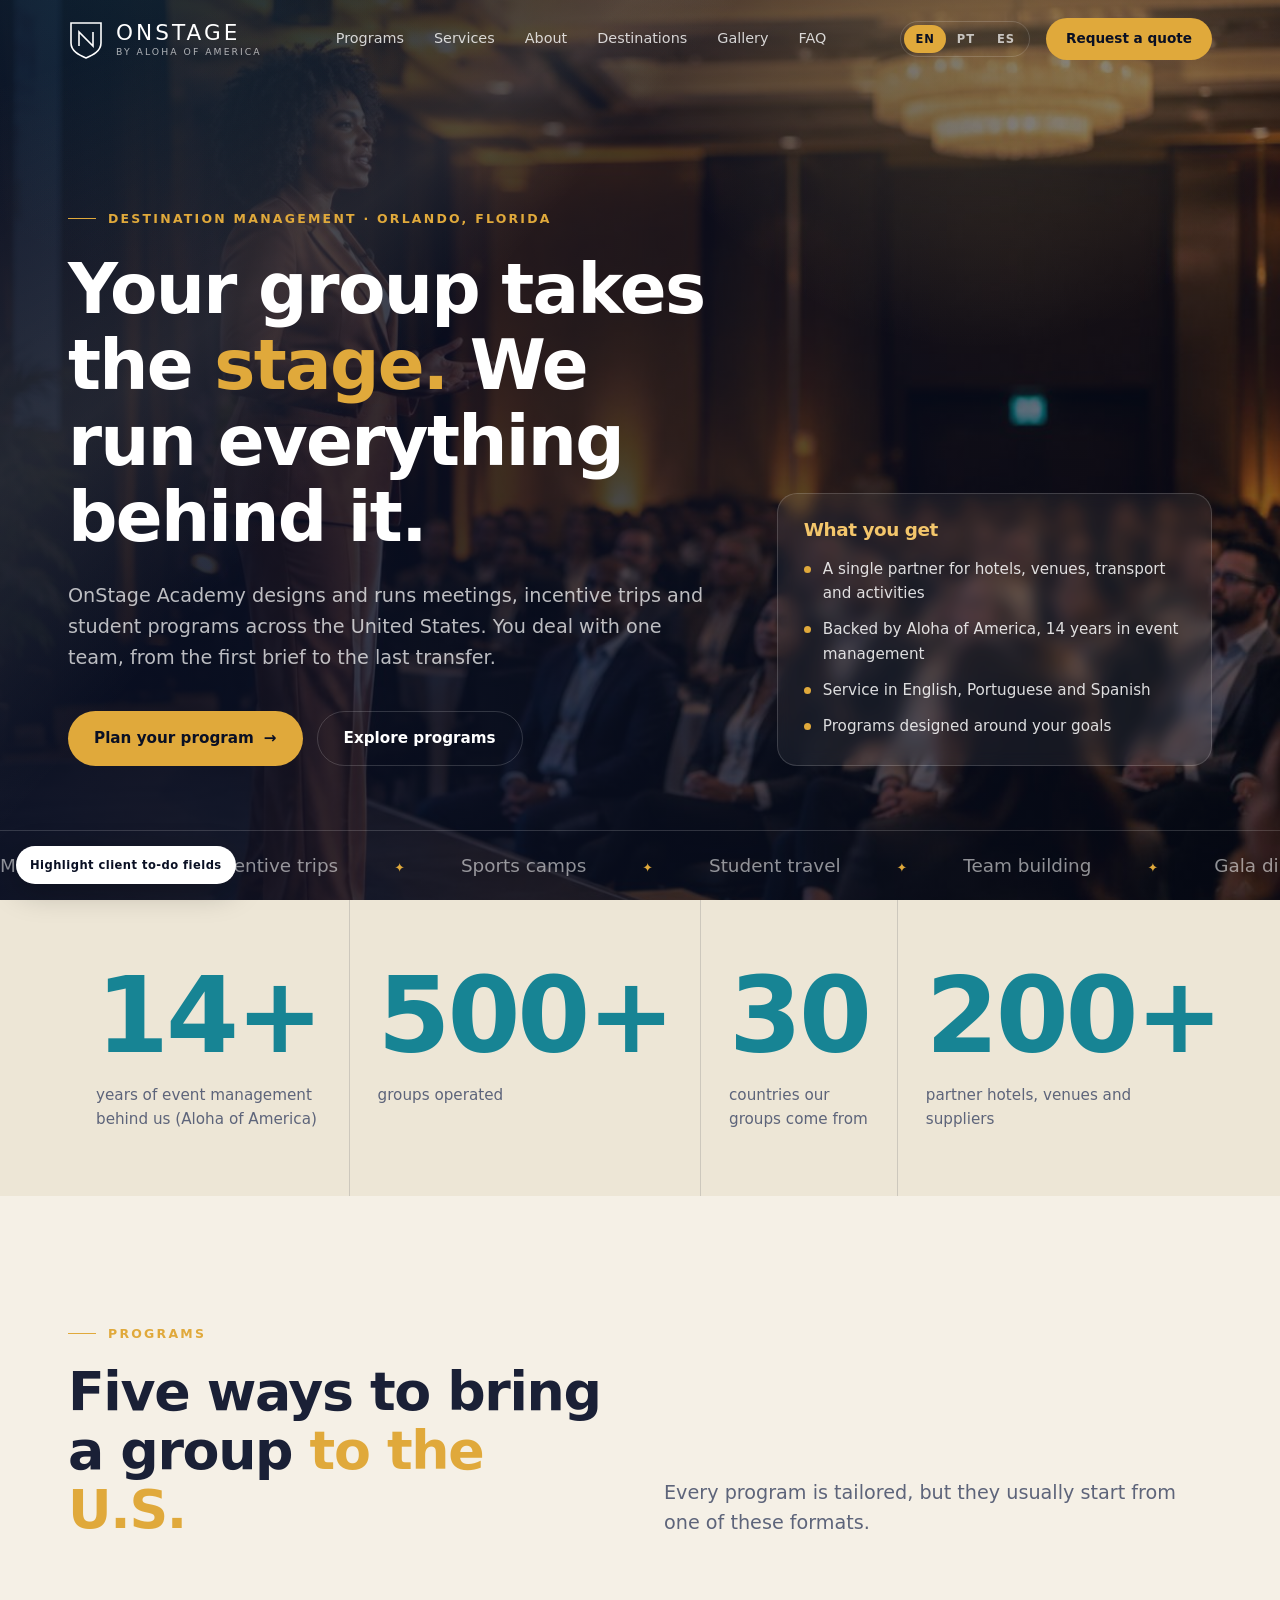
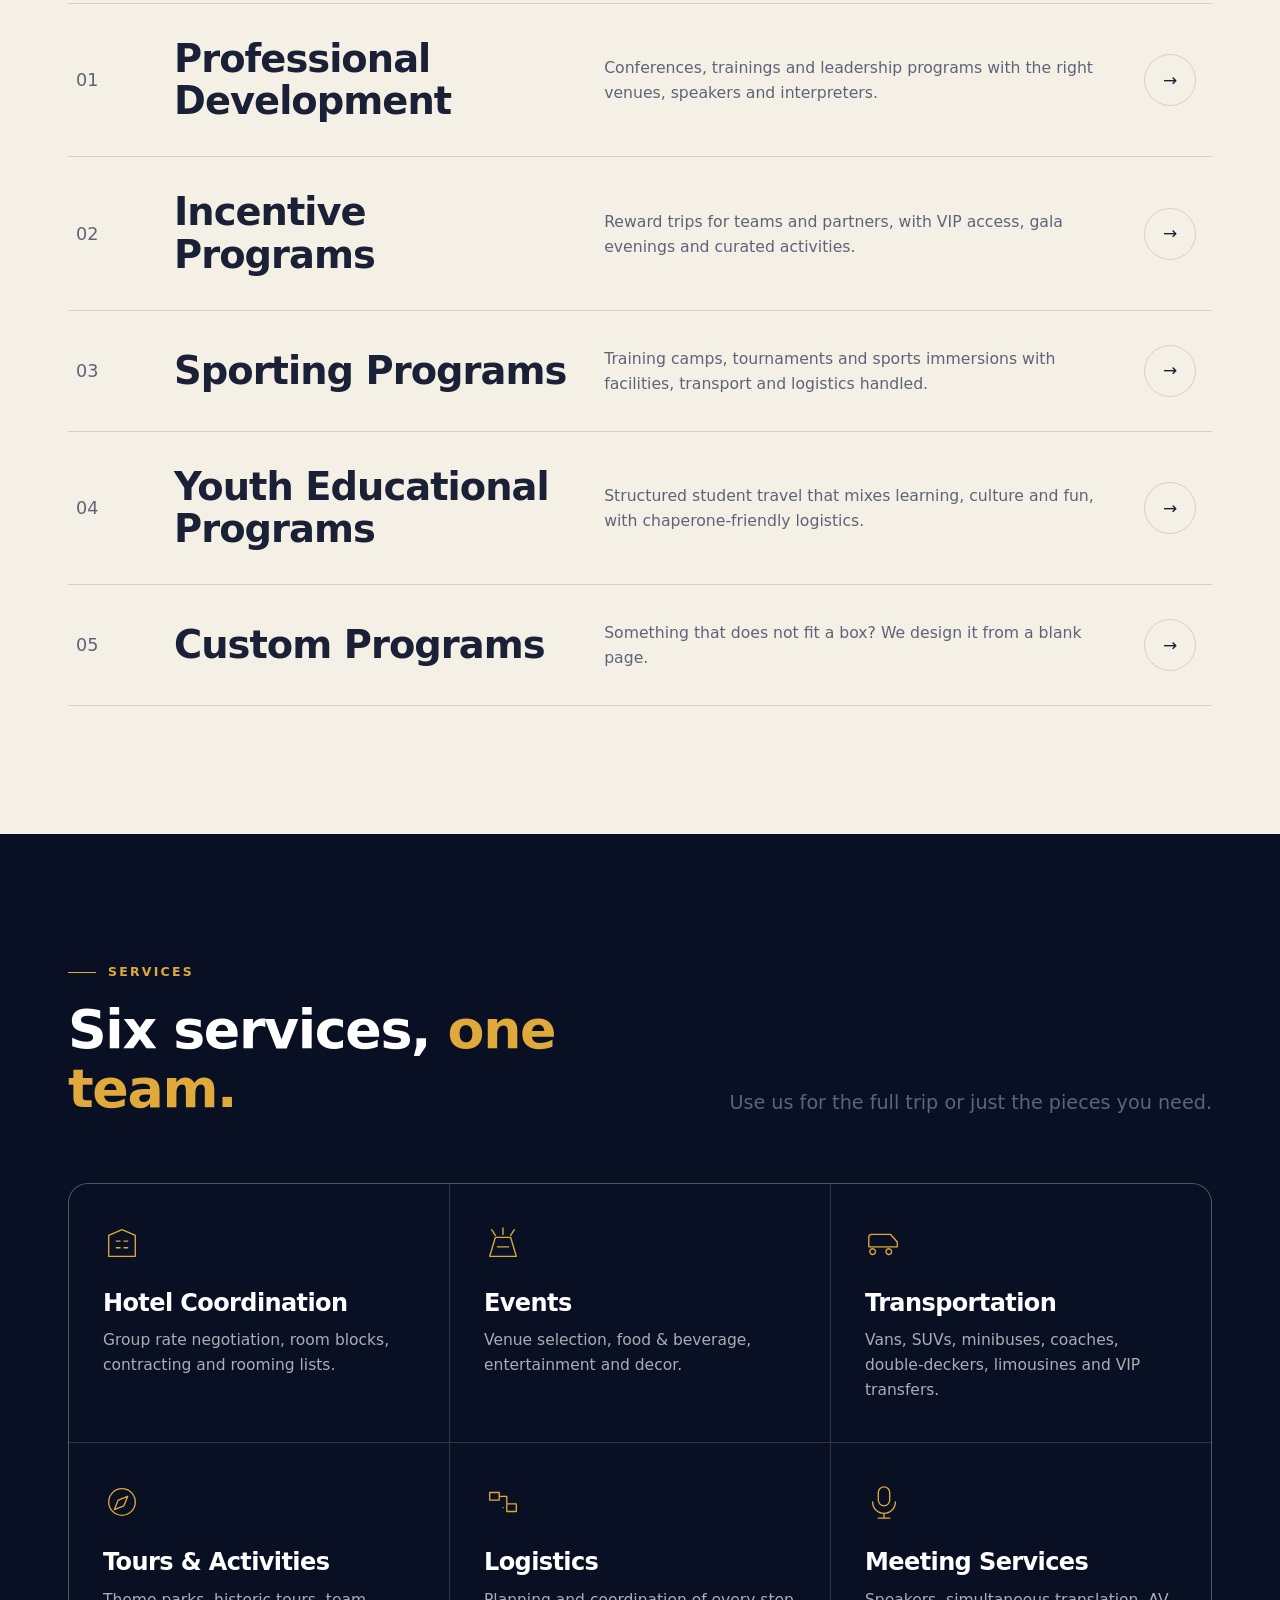
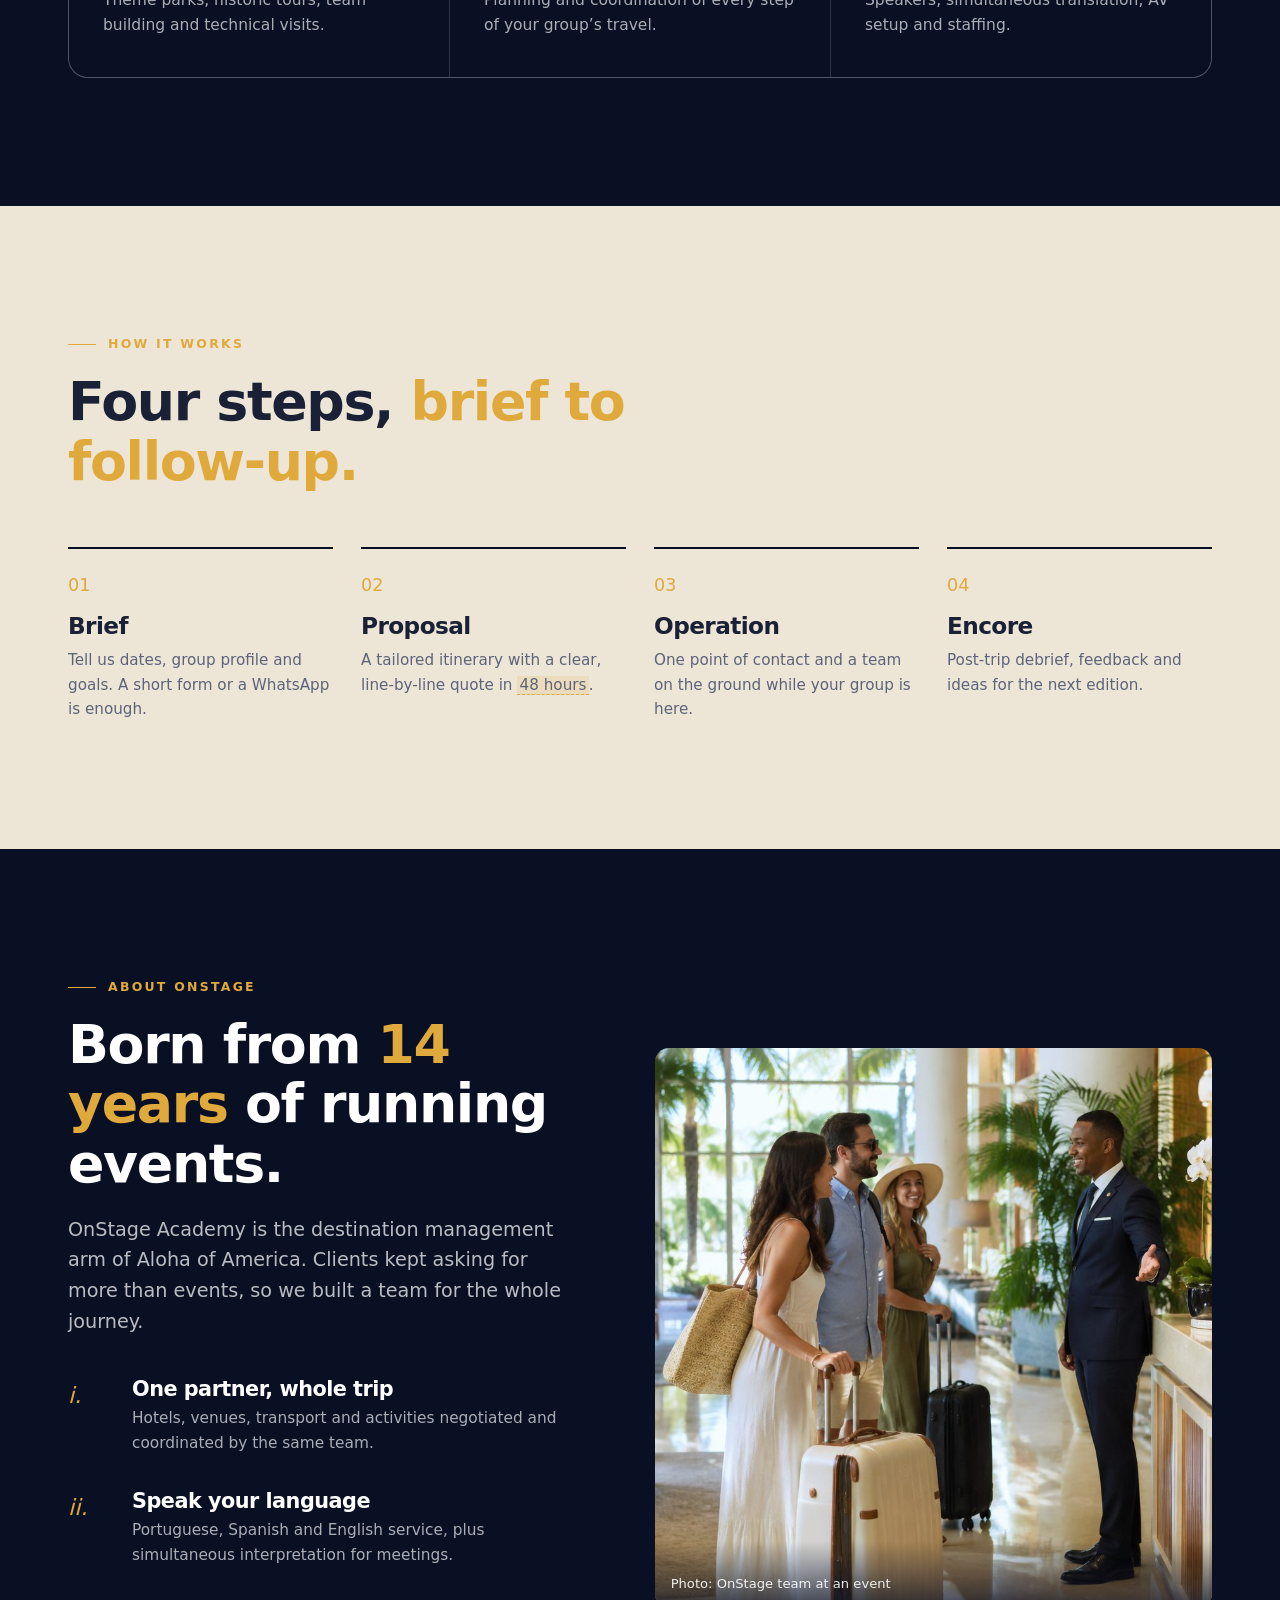
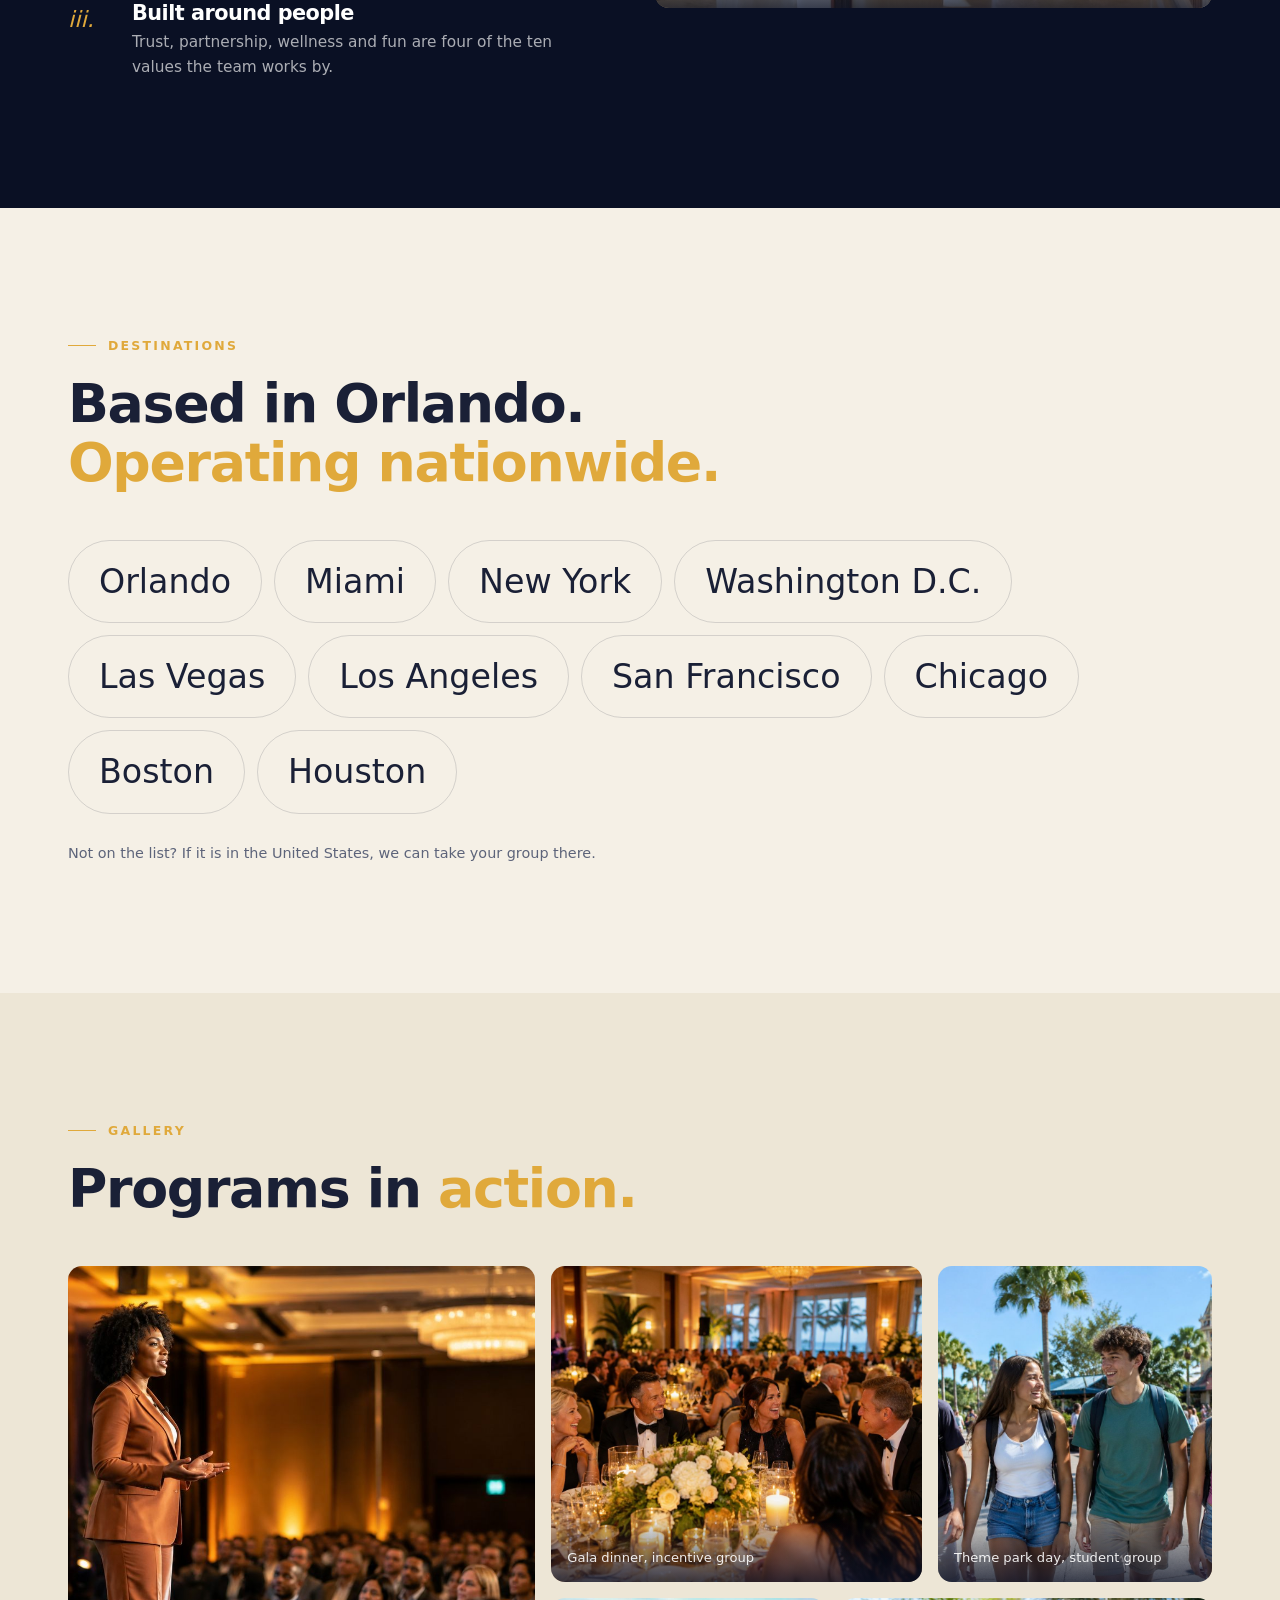
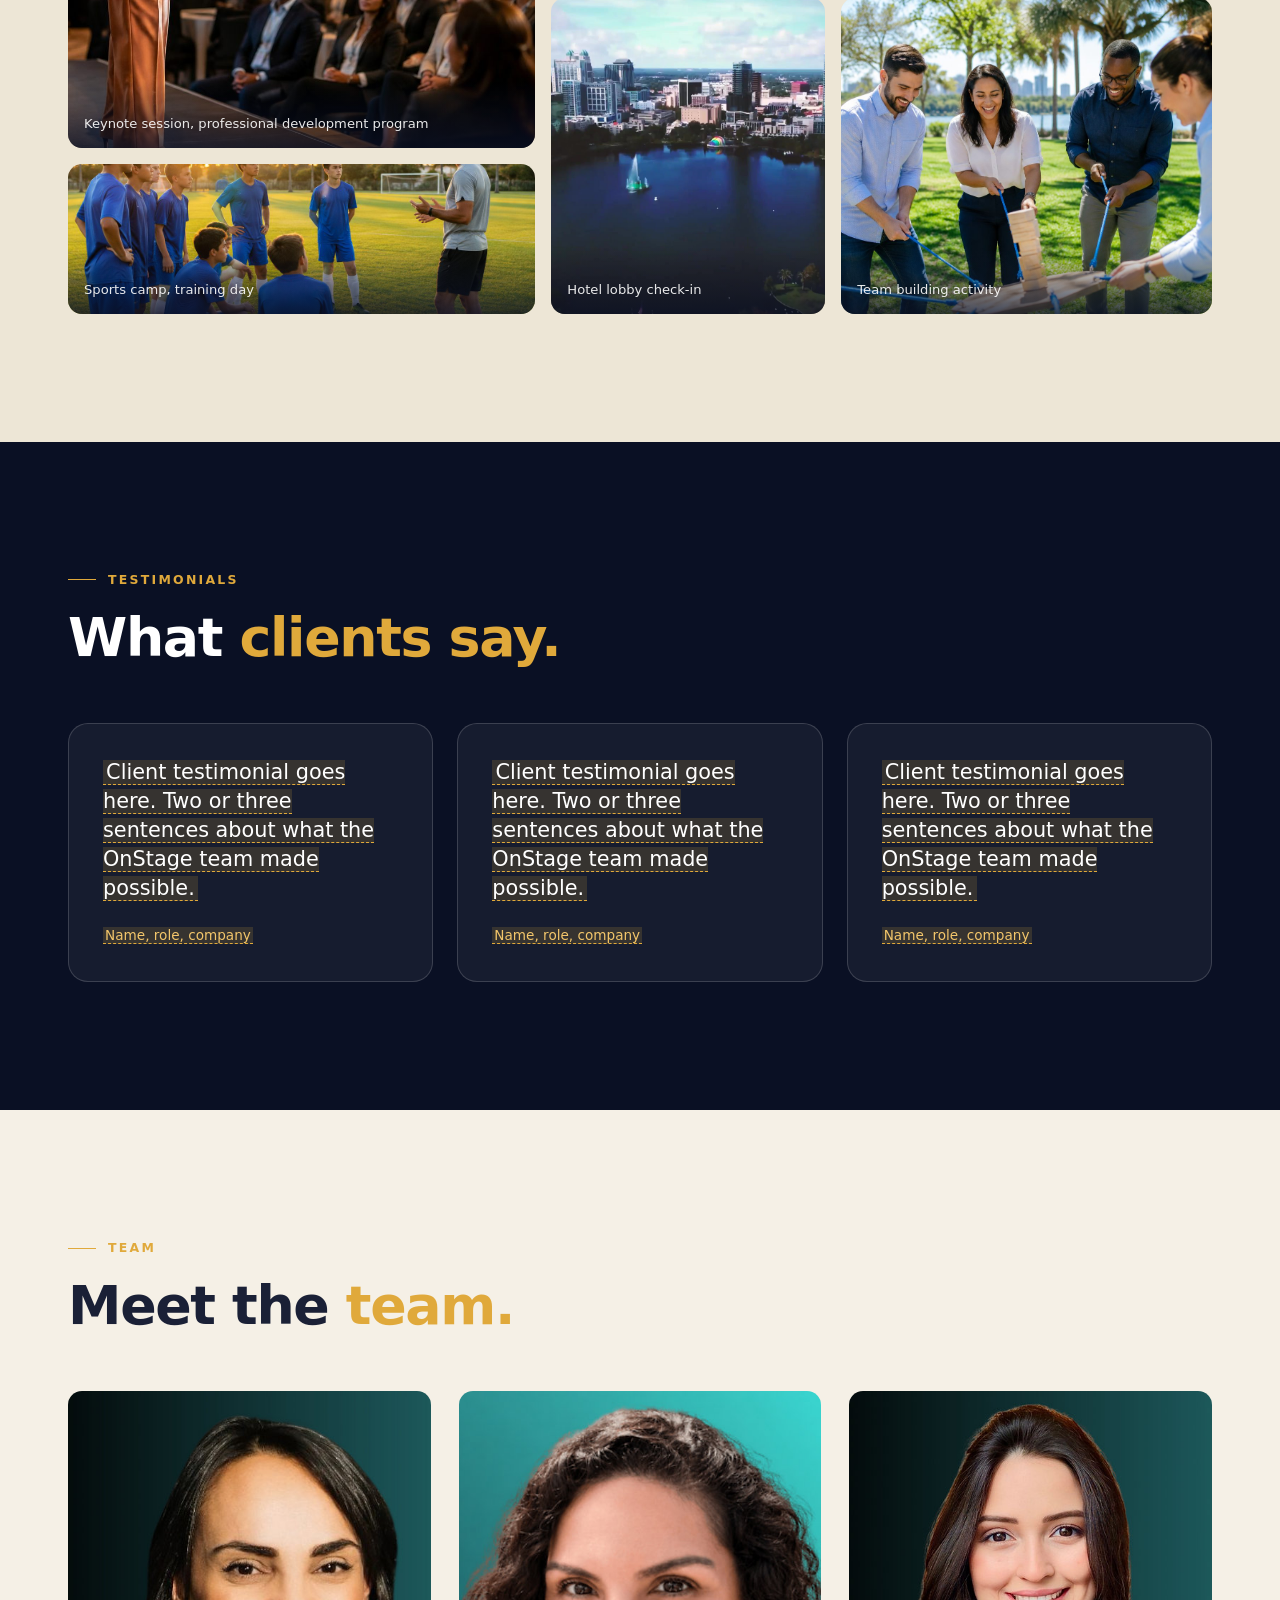
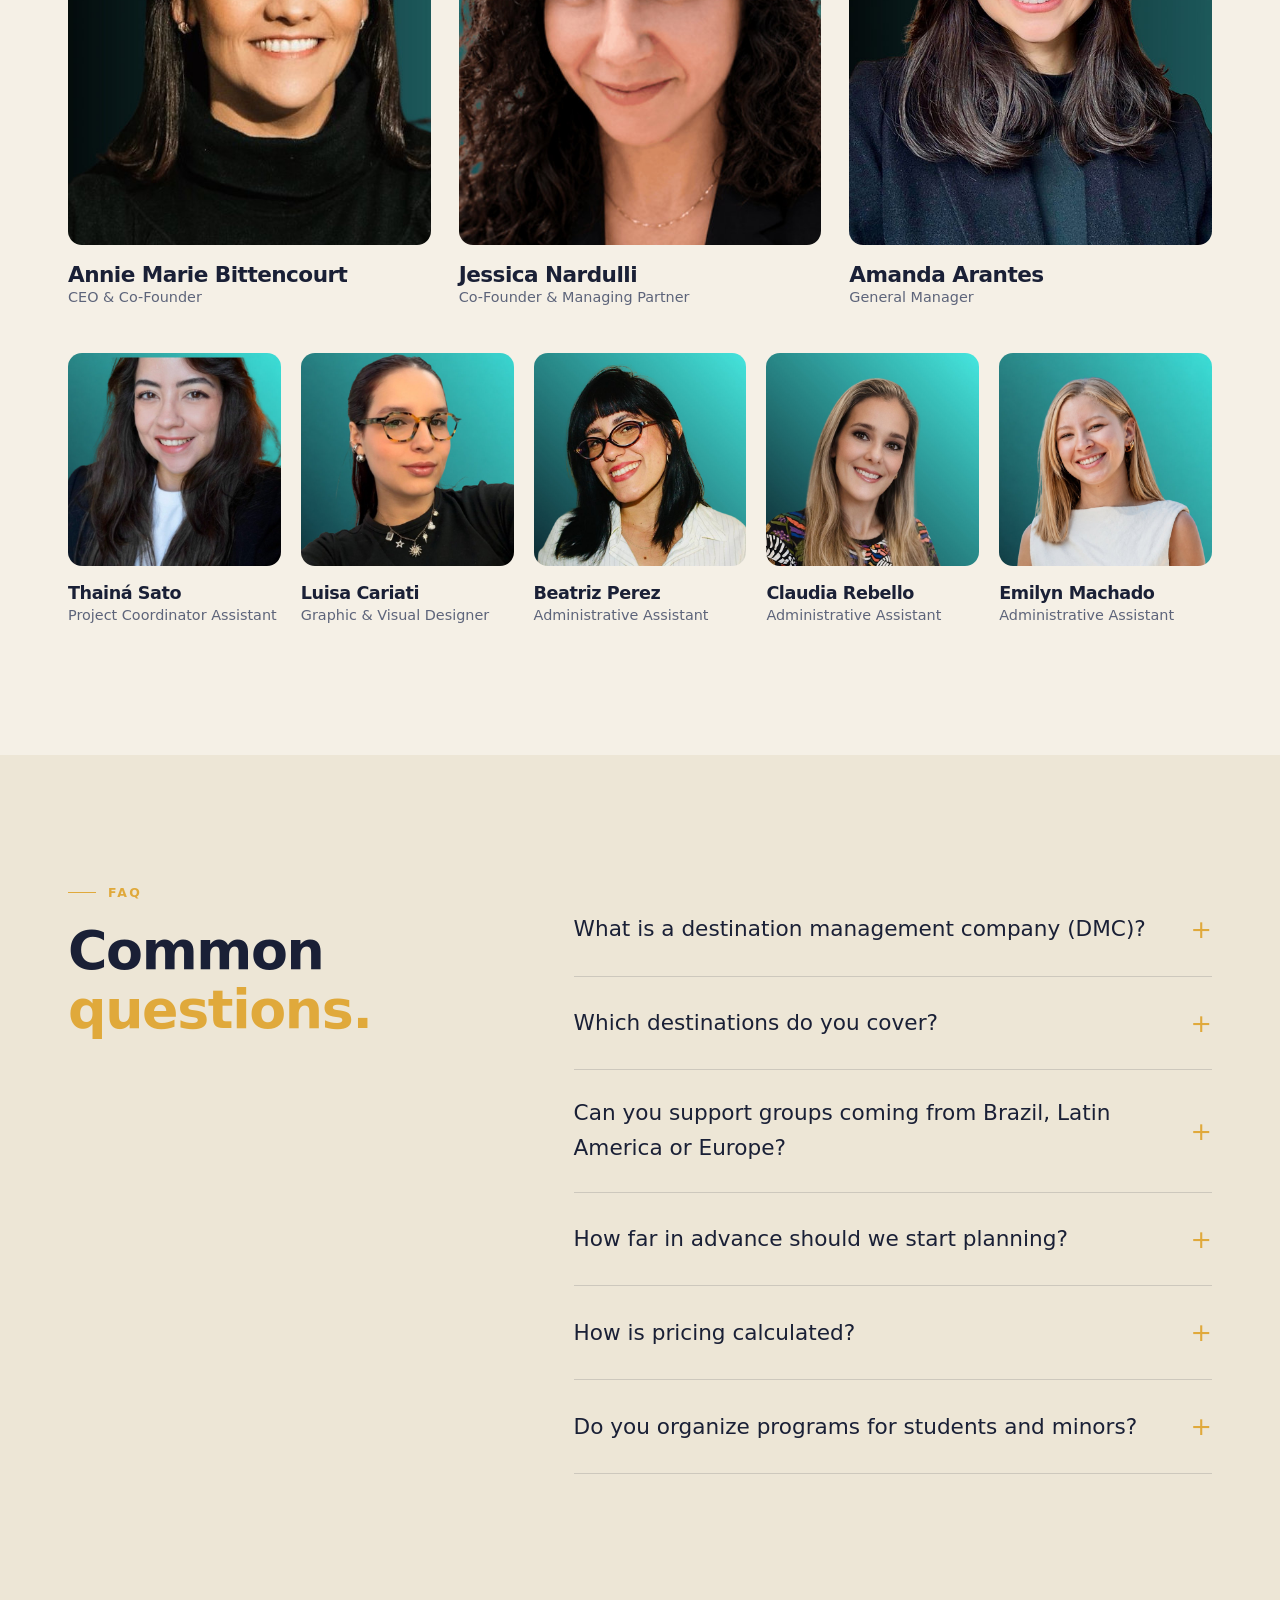
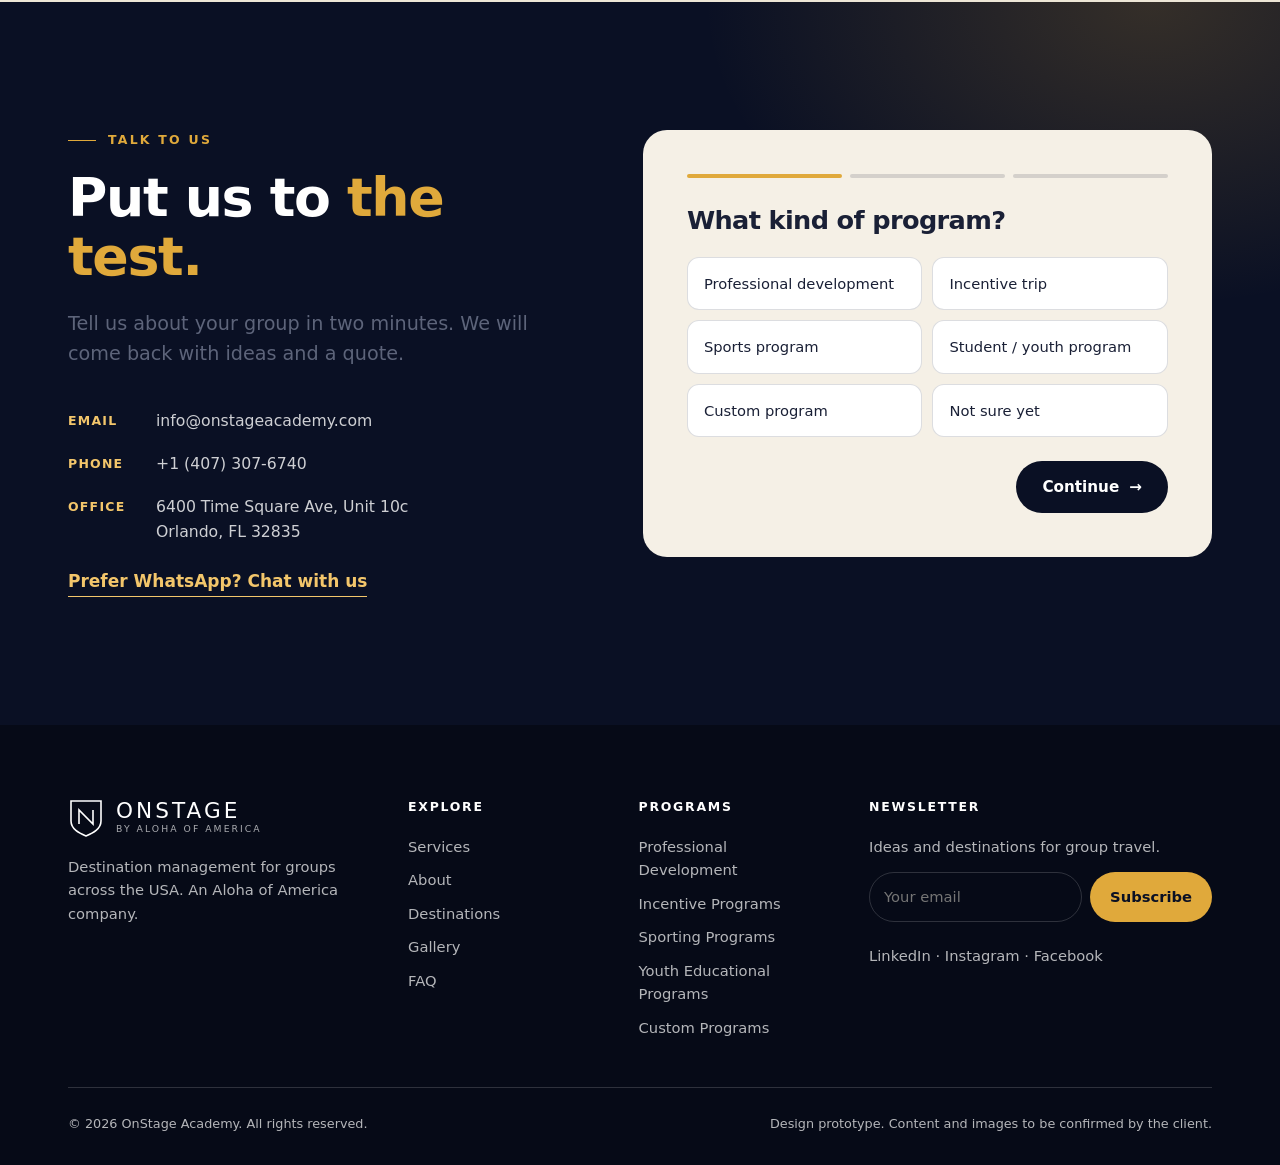
<file: index.html>
<!DOCTYPE html>
<html lang="en">
<head>
<meta charset="utf-8">
<meta name="viewport" content="width=device-width,initial-scale=1">
<title>OnStage Academy | Destination Management Company in Orlando, USA</title>
<meta name="description" content="OnStage Academy is a destination management company (DMC) in Orlando, Florida. We plan and operate meetings, incentive trips, sports camps and student programs across the USA.">
<link rel="canonical" href="https://www.onstageacademy.com/">
<link rel="alternate" hreflang="en" href="https://www.onstageacademy.com/">
<link rel="alternate" hreflang="pt-BR" href="https://www.onstageacademy.com/pt/">
<link rel="alternate" hreflang="es" href="https://www.onstageacademy.com/es/">
<link rel="alternate" hreflang="x-default" href="https://www.onstageacademy.com/">
<meta property="og:type" content="website">
<meta property="og:title" content="OnStage Academy | Destination Management in the USA">
<meta property="og:description" content="Meetings, incentive trips, sports camps and student programs across the United States. One team, from first brief to last transfer.">
<meta name="theme-color" content="#0A1024">
<link rel="stylesheet" href="assets/css/style.css?v=5">
<script type="application/ld+json">
{
 "@context":"https://schema.org",
 "@graph":[
  {"@type":["Organization","TravelAgency"],"@id":"https://www.onstageacademy.com/#org","name":"OnStage Academy","alternateName":"OnStage Academy Destination Management","url":"https://www.onstageacademy.com/",
   "description":"Destination management company based in Orlando, Florida, planning and operating meetings, incentive programs, sports programs and student travel across the United States.",
   "email":"info@onstageacademy.com","telephone":"+1-407-307-6740",
   "address":{"@type":"PostalAddress","streetAddress":"6400 Time Square Ave Unit 10c","addressLocality":"Orlando","addressRegion":"FL","postalCode":"32835","addressCountry":"US"},
   "areaServed":{"@type":"Country","name":"United States"},"knowsLanguage":["en","pt","es"],
   "parentOrganization":{"@type":"Organization","name":"Aloha of America"},
   "founder":[{"@type":"Person","name":"Annie Marie Bittencourt"},{"@type":"Person","name":"Jessica Nardulli"}],
   "makesOffer":[
    {"@type":"Offer","itemOffered":{"@type":"Service","name":"Hotel Coordination"}},
    {"@type":"Offer","itemOffered":{"@type":"Service","name":"Event Planning"}},
    {"@type":"Offer","itemOffered":{"@type":"Service","name":"Group Transportation"}},
    {"@type":"Offer","itemOffered":{"@type":"Service","name":"Tours & Activities"}},
    {"@type":"Offer","itemOffered":{"@type":"Service","name":"Group Travel Logistics"}},
    {"@type":"Offer","itemOffered":{"@type":"Service","name":"Meeting Services"}}]},
  {"@type":"WebSite","url":"https://www.onstageacademy.com/","name":"OnStage Academy","publisher":{"@id":"https://www.onstageacademy.com/#org"},"inLanguage":["en","pt-BR","es"]},
  {"@type":"FAQPage","mainEntity":[
   {"@type":"Question","name":"What is a destination management company (DMC)?","acceptedAnswer":{"@type":"Answer","text":"A DMC is a local partner that plans and operates a group's program in a destination: hotels, venues, transport, activities and on-site support. You deal with one team instead of many suppliers."}},
   {"@type":"Question","name":"Which destinations do you cover?","acceptedAnswer":{"@type":"Answer","text":"We are based in Orlando, Florida and operate across the entire United States."}},
   {"@type":"Question","name":"Can you support groups coming from Brazil, Latin America or Europe?","acceptedAnswer":{"@type":"Answer","text":"Yes. Our team works in English, Portuguese and Spanish, and we can arrange simultaneous interpretation for meetings and events."}},
   {"@type":"Question","name":"How is pricing calculated?","acceptedAnswer":{"@type":"Answer","text":"Each program is quoted individually based on group size, dates and services. You receive a line-by-line proposal so you know exactly what you are paying for."}},
   {"@type":"Question","name":"Do you organize programs for students and minors?","acceptedAnswer":{"@type":"Answer","text":"Yes. Our youth programs are structured around learning, culture and fun, with logistics designed for chaperones and school or club leaders."}}
  ]}
 ]
}
</script>
</head>
<body>
<a class="skip" href="#main" data-i18n="skip">Skip to content</a>

<header class="hdr">
  <div class="wrap">
    <a class="logo" href="index.html" aria-label="OnStage Academy">
      <svg class="logo-mark" viewBox="0 0 36 40" fill="none" stroke="currentColor" stroke-width="1.6" aria-hidden="true"><path d="M3 4h30v20c0 8-8 12-15 15C11 36 3 32 3 24z"/><path d="M11 27V13l14 14V13"/></svg>
      <span><b>ONSTAGE</b><small>By Aloha of America</small></span>
    </a>
    <nav class="nav" id="nav" aria-label="Main">
      <a href="index.html#programs" data-i18n="nav.programs">Programs</a>
      <a href="index.html#services" data-i18n="nav.services">Services</a>
      <a href="index.html#about" data-i18n="nav.about">About</a>
      <a href="index.html#destinations" data-i18n="nav.destinations">Destinations</a>
      <a href="index.html#gallery" data-i18n="nav.gallery">Gallery</a>
      <a href="index.html#faq" data-i18n="nav.faq">FAQ</a>
    </nav>
    <div class="hdr-r">
      <div class="lang" role="group" aria-label="Language">
        <button data-l="en" aria-pressed="true">EN</button><button data-l="pt" aria-pressed="false">PT</button><button data-l="es" aria-pressed="false">ES</button>
      </div>
      <a class="btn btn-gold" href="#contact" data-i18n="nav.cta">Request a quote</a>
      <button class="burger" aria-label="Menu" aria-controls="nav" aria-expanded="false"><i></i><i></i></button>
    </div>
  </div>
</header>

<main id="main">
<!-- HERO -->
<section class="hero dark hero-photo" style="padding-bottom:0">
  <div class="wrap hero-grid">
    <div>
      <p class="eyebrow" data-i18n="hero.eyebrow">Destination management · Orlando, Florida</p>
      <h1 data-i18n="hero.h1">Your group takes the <em>stage.</em> We run everything behind it.</h1>
      <p class="lead" data-i18n="hero.lead">OnStage Academy designs and runs meetings, incentive trips and student programs across the United States. You deal with one team, from the first brief to the last transfer.</p>
      <div class="hero-cta">
        <a class="btn btn-gold" href="#contact"><span data-i18n="hero.cta1">Plan your program</span><span class="arrow">→</span></a>
        <a class="btn btn-ghost" href="#programs" data-i18n="hero.cta2">Explore programs</a>
      </div>
    </div>
    <aside class="hero-card">
      <h3 data-i18n="hero.card.h">Why groups choose us</h3>
      <ul>
        <li data-i18n="hero.card.1"></li><li data-i18n="hero.card.2"></li><li data-i18n="hero.card.3"></li><li data-i18n="hero.card.4"></li>
      </ul>
    </aside>
  </div>
  <div class="hero-strip" aria-hidden="true">
    <div class="marq">
      <span data-i18n="marq.1">Meetings</span><span data-i18n="marq.2"></span><span data-i18n="marq.3"></span><span data-i18n="marq.4"></span><span data-i18n="marq.5"></span><span data-i18n="marq.6"></span><span data-i18n="marq.7"></span>
      <span data-i18n="marq.1"></span><span data-i18n="marq.2"></span><span data-i18n="marq.3"></span><span data-i18n="marq.4"></span><span data-i18n="marq.5"></span><span data-i18n="marq.6"></span><span data-i18n="marq.7"></span>
    </div>
  </div>
</section>

<!-- STATS -->
<section class="stats" aria-label="OnStage in numbers">
  <div class="wrap stats-grid">
    <div class="stat rv"><b><span data-count="14">14</span>+</b><span data-i18n="stat.1"></span></div>
    <div class="stat rv"><b><span class="slot" data-count="500">500</span>+</b><span data-i18n="stat.2"></span></div>
    <div class="stat rv"><b><span class="slot" data-count="30">30</span></b><span data-i18n="stat.3"></span></div>
    <div class="stat rv"><b><span class="slot" data-count="200">200</span>+</b><span data-i18n="stat.4"></span></div>
  </div>
</section>

<!-- PROGRAMS -->
<section class="programs" id="programs">
  <div class="wrap">
    <div class="sec-head rv">
      <div><p class="eyebrow" data-i18n="prog.eyebrow">Programs</p><h2 data-i18n="prog.h2"></h2></div>
      <p class="lead" data-i18n="prog.lead"></p>
    </div>
    <div class="prog-list rv">
      <a class="prog" href="professional-development.html"><span class="prog-n">01</span><h3 data-i18n="prog.1.t"></h3><p data-i18n="prog.1.d"></p><span class="prog-a">→</span></a>
      <a class="prog" href="#contact"><span class="prog-n">02</span><h3 data-i18n="prog.2.t"></h3><p data-i18n="prog.2.d"></p><span class="prog-a">→</span></a>
      <a class="prog" href="#contact"><span class="prog-n">03</span><h3 data-i18n="prog.3.t"></h3><p data-i18n="prog.3.d"></p><span class="prog-a">→</span></a>
      <a class="prog" href="#contact"><span class="prog-n">04</span><h3 data-i18n="prog.4.t"></h3><p data-i18n="prog.4.d"></p><span class="prog-a">→</span></a>
      <a class="prog" href="#contact"><span class="prog-n">05</span><h3 data-i18n="prog.5.t"></h3><p data-i18n="prog.5.d"></p><span class="prog-a">→</span></a>
    </div>
  </div>
</section>

<!-- SERVICES -->
<section class="services" id="services">
  <div class="wrap">
    <div class="sec-head rv">
      <div><p class="eyebrow" data-i18n="svc.eyebrow">Services</p><h2 data-i18n="svc.h2"></h2></div>
      <p class="lead" data-i18n="svc.lead"></p>
    </div>
    <div class="svc-grid rv">
      <div class="svc"><svg viewBox="0 0 40 40"><path d="M6 34V12l14-6 14 6v22M6 34h28M14 18h4M22 18h4M14 25h4M22 25h4"/></svg><h3 data-i18n="svc.1.t"></h3><p data-i18n="svc.1.d"></p></div>
      <div class="svc"><svg viewBox="0 0 40 40"><path d="M8 6l4 6M20 4v7M32 6l-4 6M6 34l6-20h16l6 20zM14 24h12"/></svg><h3 data-i18n="svc.2.t"></h3><p data-i18n="svc.2.d"></p></div>
      <div class="svc"><svg viewBox="0 0 40 40"><path d="M4 24V14a3 3 0 013-3h20l7 8v5H4zM4 24h30M11 29a3 3 0 100 .1M28 29a3 3 0 100 .1"/></svg><h3 data-i18n="svc.3.t"></h3><p data-i18n="svc.3.d"></p></div>
      <div class="svc"><svg viewBox="0 0 40 40"><circle cx="20" cy="20" r="14"/><path d="M26 14l-4 10-10 4 4-10z"/></svg><h3 data-i18n="svc.4.t"></h3><p data-i18n="svc.4.d"></p></div>
      <div class="svc"><svg viewBox="0 0 40 40"><path d="M6 10h10v8H6zM24 22h10v8H24zM16 14h8v12M20 26v0"/></svg><h3 data-i18n="svc.5.t"></h3><p data-i18n="svc.5.d"></p></div>
      <div class="svc"><svg viewBox="0 0 40 40"><rect x="14" y="4" width="12" height="20" rx="6"/><path d="M8 20a12 12 0 0024 0M20 32v5M14 37h12"/></svg><h3 data-i18n="svc.6.t"></h3><p data-i18n="svc.6.d"></p></div>
    </div>
  </div>
</section>

<!-- PROCESS -->
<section class="process">
  <div class="wrap">
    <div class="rv" style="margin-bottom:56px"><p class="eyebrow" data-i18n="pro.eyebrow">How it works</p><h2 style="margin-top:18px;max-width:16ch" data-i18n="pro.h2"></h2></div>
    <div class="steps rv">
      <div class="step"><h3 data-i18n="pro.1.t"></h3><p data-i18n="pro.1.d"></p></div>
      <div class="step"><h3 data-i18n="pro.2.t"></h3><p data-i18n="pro.2.d"></p></div>
      <div class="step"><h3 data-i18n="pro.3.t"></h3><p data-i18n="pro.3.d"></p></div>
      <div class="step"><h3 data-i18n="pro.4.t"></h3><p data-i18n="pro.4.d"></p></div>
    </div>
  </div>
</section>

<!-- ABOUT / WHY -->
<section class="dark" id="about">
  <div class="wrap why-grid">
    <div class="rv">
      <p class="eyebrow" data-i18n="why.eyebrow">About OnStage</p>
      <h2 style="margin:18px 0 22px" data-i18n="why.h2"></h2>
      <p class="lead" data-i18n="why.lead"></p>
      <div class="why-list">
        <div class="why-item"><i>i.</i><div><h3 data-i18n="why.1.t"></h3><p data-i18n="why.1.d"></p></div></div>
        <div class="why-item"><i>ii.</i><div><h3 data-i18n="why.2.t"></h3><p data-i18n="why.2.d"></p></div></div>
        <div class="why-item"><i>iii.</i><div><h3 data-i18n="why.3.t"></h3><p data-i18n="why.3.d"></p></div></div>
      </div>
    </div>
    <div class="ph photo tall rv" style="background-image:url(assets/img/gen/lobby.jpg)" data-i18n-label="ph.about" role="img" aria-label="Group arriving at a hotel lobby in Miami"></div>
  </div>
</section>

<!-- DESTINATIONS -->
<section class="dest" id="destinations">
  <div class="wrap">
    <div class="rv" style="margin-bottom:48px"><p class="eyebrow" data-i18n="dest.eyebrow">Destinations</p><h2 style="margin-top:18px;max-width:20ch" data-i18n="dest.h2"></h2></div>
    <div class="dest-cloud rv">
      <a href="#contact">Orlando</a><a href="#contact">Miami</a><a href="#contact">New York</a><a href="#contact">Washington D.C.</a><a href="#contact">Las Vegas</a><a href="#contact">Los Angeles</a><a href="#contact">San Francisco</a><a href="#contact">Chicago</a><a href="#contact">Boston</a><a href="#contact">Houston</a>
    </div>
    <p class="dest-note" data-i18n="dest.note"></p>
  </div>
</section>

<!-- GALLERY -->
<section class="gallery" id="gallery">
  <div class="wrap">
    <div class="rv" style="margin-bottom:48px"><p class="eyebrow" data-i18n="gal.eyebrow">Gallery</p><h2 style="margin-top:18px" data-i18n="gal.h2"></h2></div>
    <div class="gal-grid rv">
      <div class="ph photo g1" style="background-image:url(assets/img/gen/keynote.jpg)" data-i18n-label="gal.1" role="img" aria-label="Keynote session"></div>
      <div class="ph photo g2" style="background-image:url(assets/img/gen/gala.jpg)" data-i18n-label="gal.2" role="img" aria-label="Gala dinner"></div>
      <div class="ph photo g3" style="background-image:url(assets/img/gen/students.jpg)" data-i18n-label="gal.3" role="img" aria-label="Student group"></div>
      <div class="ph photo g4" style="background-image:url(assets/img/site/p22.jpg)" data-i18n-label="gal.4" role="img" aria-label="Orlando skyline and Lake Eola"></div>
      <div class="ph photo g5" style="background-image:url(assets/img/gen/teambuilding.jpg)" data-i18n-label="gal.5" role="img" aria-label="Team building"></div>
      <div class="ph photo g6" style="background-image:url(assets/img/gen/sports.jpg)" data-i18n-label="gal.6" role="img" aria-label="Sports camp"></div>
    </div>
  </div>
</section>

<!-- TESTIMONIALS -->
<section class="dark">
  <div class="wrap">
    <div class="rv" style="margin-bottom:56px"><p class="eyebrow" data-i18n="tes.eyebrow">Clients say</p><h2 style="margin-top:18px;max-width:18ch" data-i18n="tes.h2"></h2></div>
    <div class="testi-grid rv">
      <figure class="testi"><q data-i18n="tes.1"></q><cite data-i18n="tes.1c"></cite></figure>
      <figure class="testi"><q data-i18n="tes.1"></q><cite data-i18n="tes.1c"></cite></figure>
      <figure class="testi"><q data-i18n="tes.1"></q><cite data-i18n="tes.1c"></cite></figure>
    </div>
  </div>
</section>

<!-- TEAM -->
<section>
  <div class="wrap">
    <div class="rv" style="margin-bottom:56px"><p class="eyebrow" data-i18n="team.eyebrow">Team</p><h2 style="margin-top:18px;max-width:18ch" data-i18n="team.h2"></h2></div>
    <div class="team-grid lead3 rv">
      <div class="person"><div class="ph photo" style="background-image:url(assets/img/team/annie-marie-bittencourt.jpg)" role="img" aria-label="Annie Marie Bittencourt"></div><h3>Annie Marie Bittencourt</h3><p data-i18n="team.1"></p></div>
      <div class="person"><div class="ph photo" style="background-image:url(assets/img/team/jessica-nardulli.jpg)" role="img" aria-label="Jessica Nardulli"></div><h3>Jessica Nardulli</h3><p data-i18n="team.2"></p></div>
      <div class="person"><div class="ph photo" style="background-image:url(assets/img/team/amanda-arantes.jpg)" role="img" aria-label="Amanda Arantes"></div><h3>Amanda Arantes</h3><p data-i18n="team.3"></p></div>
    </div>
    <div class="team-grid rest rv">
      <div class="person"><div class="ph photo" style="background-image:url(assets/img/team/thaina-sato.jpg)" role="img" aria-label="Thainá Sato"></div><h3>Thainá Sato</h3><p data-i18n="team.4"></p></div>
      <div class="person"><div class="ph photo" style="background-image:url(assets/img/team/luisa-cariati.jpg)" role="img" aria-label="Luisa Cariati"></div><h3>Luisa Cariati</h3><p data-i18n="team.5"></p></div>
      <div class="person"><div class="ph photo" style="background-image:url(assets/img/team/beatriz-perez.jpg)" role="img" aria-label="Beatriz Perez"></div><h3>Beatriz Perez</h3><p data-i18n="team.6"></p></div>
      <div class="person"><div class="ph photo" style="background-image:url(assets/img/team/claudia-rebello.jpg)" role="img" aria-label="Claudia Rebello"></div><h3>Claudia Rebello</h3><p data-i18n="team.6"></p></div>
      <div class="person"><div class="ph photo" style="background-image:url(assets/img/team/emilyn-machado.jpg)" role="img" aria-label="Emilyn Machado"></div><h3>Emilyn Machado</h3><p data-i18n="team.6"></p></div>
    </div>
  </div>
</section>

<!-- FAQ -->
<section class="faq" id="faq">
  <div class="wrap faq-wrap">
    <div class="rv"><p class="eyebrow" data-i18n="faq.eyebrow">FAQ</p><h2 style="margin-top:18px" data-i18n="faq.h2"></h2></div>
    <div class="rv">
      <details><summary data-i18n="faq.1.q"></summary><p data-i18n="faq.1.a"></p></details>
      <details><summary data-i18n="faq.2.q"></summary><p data-i18n="faq.2.a"></p></details>
      <details><summary data-i18n="faq.3.q"></summary><p data-i18n="faq.3.a"></p></details>
      <details><summary data-i18n="faq.4.q"></summary><p data-i18n="faq.4.a"></p></details>
      <details><summary data-i18n="faq.5.q"></summary><p data-i18n="faq.5.a"></p></details>
      <details><summary data-i18n="faq.6.q"></summary><p data-i18n="faq.6.a"></p></details>
    </div>
  </div>
</section>

<!-- CONTACT / BRIEFING -->
<section class="brief" id="contact">
  <div class="wrap brief-grid">
    <div class="rv">
      <p class="eyebrow" data-i18n="brief.eyebrow">Talk to us</p>
      <h2 style="margin:18px 0 22px" data-i18n="brief.h2"></h2>
      <p class="lead" data-i18n="brief.lead"></p>
      <ul class="contact-list">
        <li><b data-i18n="c.email">Email</b><a href="mailto:info@onstageacademy.com">info@onstageacademy.com</a></li>
        <li><b data-i18n="c.phone">Phone</b><a href="tel:+14073076740">+1 (407) 307-6740</a></li>
        <li><b data-i18n="c.addr">Office</b><span>6400 Time Square Ave, Unit 10c<br>Orlando, FL 32835</span></li>
      </ul>
      <a class="wa" href="https://wa.me/14072029641" rel="noopener" data-i18n="f.wa">Prefer WhatsApp? Chat with us</a>
    </div>
    <form class="form rv" id="brief-form" novalidate>
      <div class="prog-bar" aria-hidden="true"><i></i><i></i><i></i></div>
      <div class="fstep">
        <h3 data-i18n="f.s1"></h3>
        <div class="chips">
          <label class="chip"><input type="radio" name="type" value="pd" required><span data-i18n="f.o1"></span></label>
          <label class="chip"><input type="radio" name="type" value="incentive"><span data-i18n="f.o2"></span></label>
          <label class="chip"><input type="radio" name="type" value="sport"><span data-i18n="f.o3"></span></label>
          <label class="chip"><input type="radio" name="type" value="youth"><span data-i18n="f.o4"></span></label>
          <label class="chip"><input type="radio" name="type" value="custom"><span data-i18n="f.o5"></span></label>
          <label class="chip"><input type="radio" name="type" value="unsure"><span data-i18n="f.o6"></span></label>
        </div>
        <div class="fnav"><span></span><button type="button" class="btn btn-dark" data-next><span data-i18n="f.next">Continue</span><span class="arrow">→</span></button></div>
      </div>
      <div class="fstep">
        <h3 data-i18n="f.s2"></h3>
        <div class="row2">
          <div class="field"><label for="f-people" data-i18n="f.people"></label><input id="f-people" name="people" type="number" min="1" required></div>
          <div class="field"><label for="f-dates" data-i18n="f.dates"></label><input id="f-dates" name="dates" type="text" placeholder="MM/YYYY"></div>
        </div>
        <div class="field"><label for="f-dest" data-i18n="f.dest"></label><input id="f-dest" name="dest" type="text" data-i18n-ph="f.dest.ph"></div>
        <div class="field"><label for="f-notes" data-i18n="f.notes"></label><textarea id="f-notes" name="notes" rows="3"></textarea></div>
        <div class="fnav"><button type="button" class="back" data-back data-i18n="f.back"></button><button type="button" class="btn btn-dark" data-next><span data-i18n="f.next">Continue</span><span class="arrow">→</span></button></div>
      </div>
      <div class="fstep">
        <h3 data-i18n="f.s3"></h3>
        <div class="row2">
          <div class="field"><label for="f-name" data-i18n="f.name"></label><input id="f-name" name="name" type="text" autocomplete="name" required></div>
          <div class="field"><label for="f-co" data-i18n="f.company"></label><input id="f-co" name="company" type="text" autocomplete="organization"></div>
        </div>
        <div class="row2">
          <div class="field"><label for="f-mail" data-i18n="f.mail"></label><input id="f-mail" name="email" type="email" autocomplete="email" required></div>
          <div class="field"><label for="f-tel" data-i18n="f.tel"></label><input id="f-tel" name="phone" type="tel" autocomplete="tel"></div>
        </div>
        <div class="fnav"><button type="button" class="back" data-back data-i18n="f.back"></button><button type="submit" class="btn btn-gold"><span data-i18n="f.send">Send request</span><span class="arrow">→</span></button></div>
      </div>
      <div class="ok" role="status"><h3 data-i18n="f.ok.h"></h3><p data-i18n="f.ok.p"></p></div>
    </form>
  </div>
</section>
</main>

<footer class="ftr">
  <div class="wrap">
    <div class="ftr-grid">
      <div>
        <a class="logo" href="index.html"><svg class="logo-mark" viewBox="0 0 36 40" fill="none" stroke="currentColor" stroke-width="1.6" aria-hidden="true"><path d="M3 4h30v20c0 8-8 12-15 15C11 36 3 32 3 24z"/><path d="M11 27V13l14 14V13"/></svg><span><b>ONSTAGE</b><small>By Aloha of America</small></span></a>
        <p data-i18n="ftr.about"></p>
      </div>
      <div><h4 data-i18n="ftr.h1">Explore</h4><ul>
        <li><a href="#services" data-i18n="nav.services"></a></li><li><a href="#about" data-i18n="nav.about"></a></li><li><a href="#destinations" data-i18n="nav.destinations"></a></li><li><a href="#gallery" data-i18n="nav.gallery"></a></li><li><a href="#faq" data-i18n="nav.faq"></a></li></ul></div>
      <div><h4 data-i18n="ftr.h2">Programs</h4><ul>
        <li><a href="professional-development.html" data-i18n="prog.1.t"></a></li><li><a href="#contact" data-i18n="prog.2.t"></a></li><li><a href="#contact" data-i18n="prog.3.t"></a></li><li><a href="#contact" data-i18n="prog.4.t"></a></li><li><a href="#contact" data-i18n="prog.5.t"></a></li></ul></div>
      <div><h4 data-i18n="news.h">Newsletter</h4><p data-i18n="news.p"></p>
        <form class="news"><input type="email" required aria-label="Email" data-i18n-ph="news.ph"><button data-i18n="news.b">Subscribe</button></form>
        <p style="margin-top:22px"><a href="https://www.linkedin.com/" rel="noopener">LinkedIn</a> · <a href="https://www.instagram.com/" rel="noopener">Instagram</a> · <a href="https://www.facebook.com/" rel="noopener">Facebook</a></p></div>
    </div>
    <div class="ftr-b"><span>© <span data-year>2026</span> OnStage Academy. <span data-i18n="ftr.rights"></span></span><span data-i18n="ftr.proto"></span></div>
  </div>
</footer>

<button class="slot-toggle" aria-pressed="false"></button>
<script src="assets/js/i18n.js?v=5"></script>
<script src="assets/js/main.js?v=5"></script>
</body>
</html>
</file>
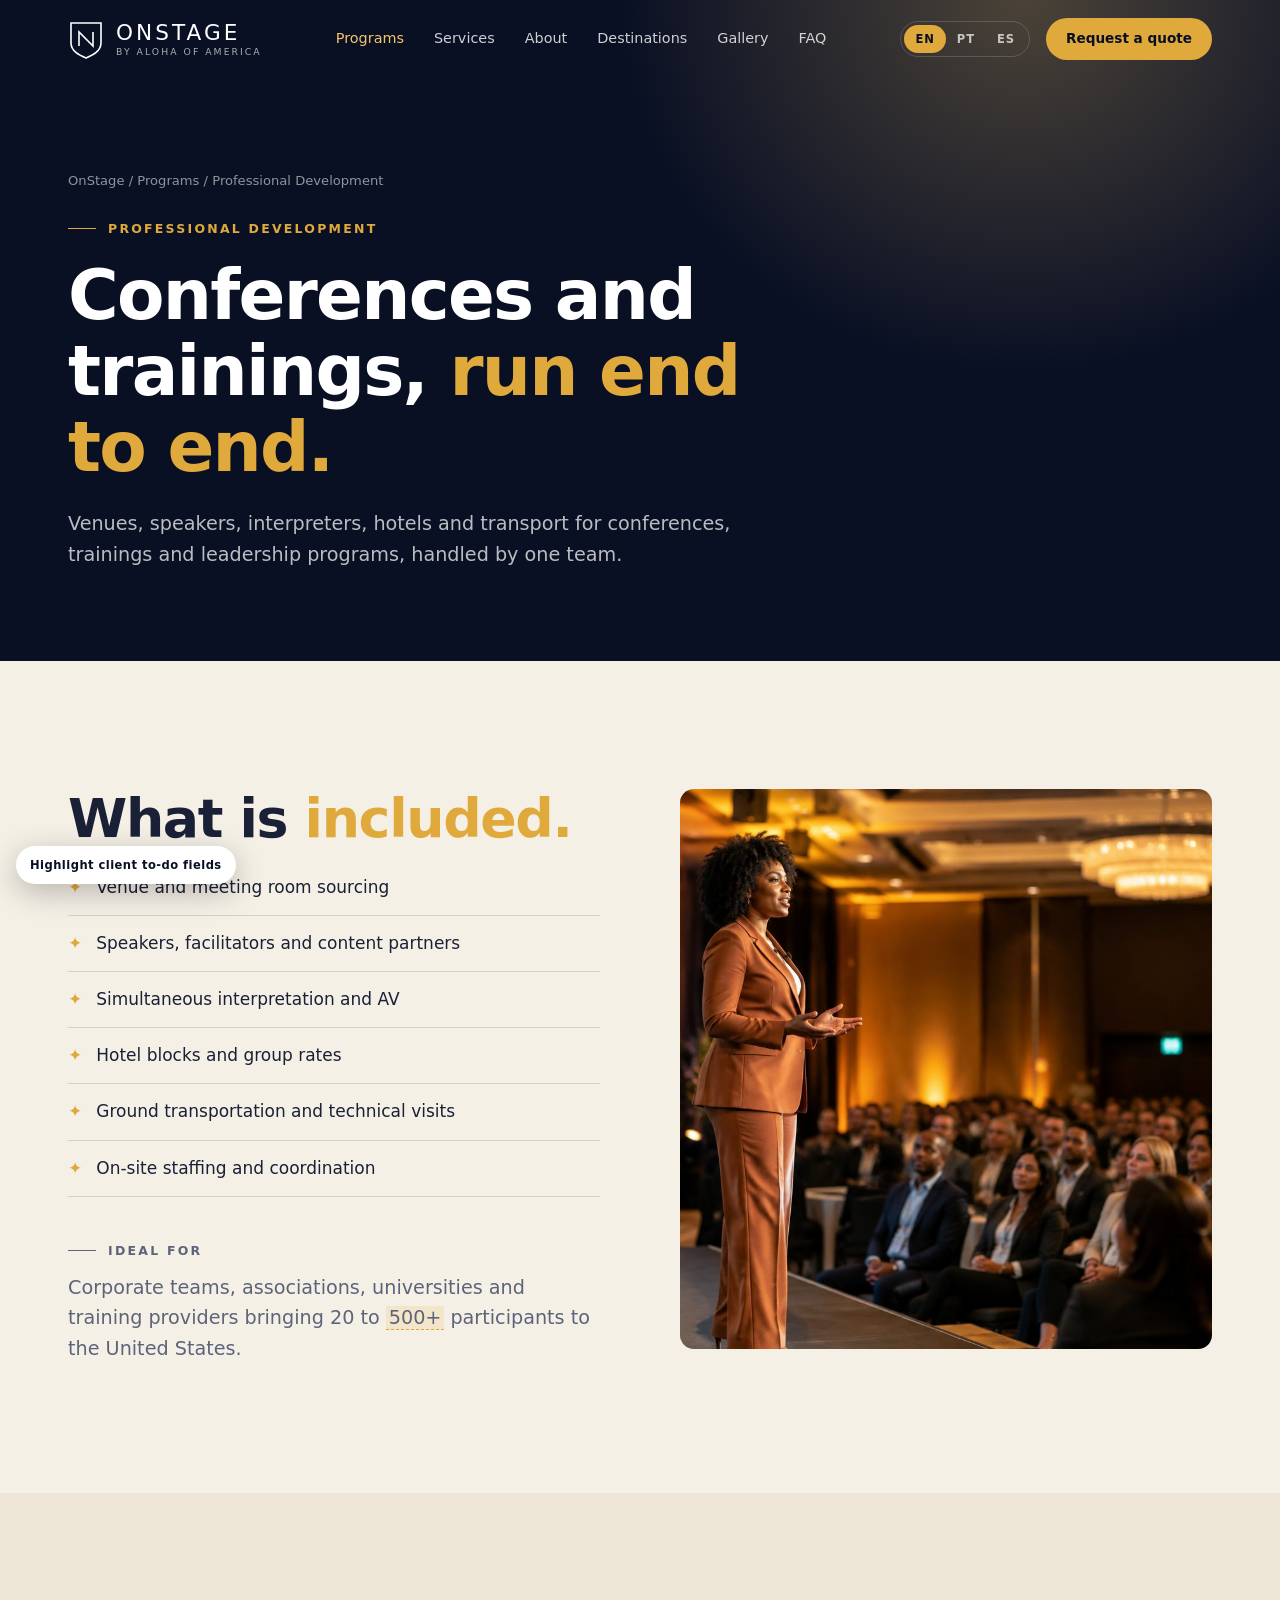
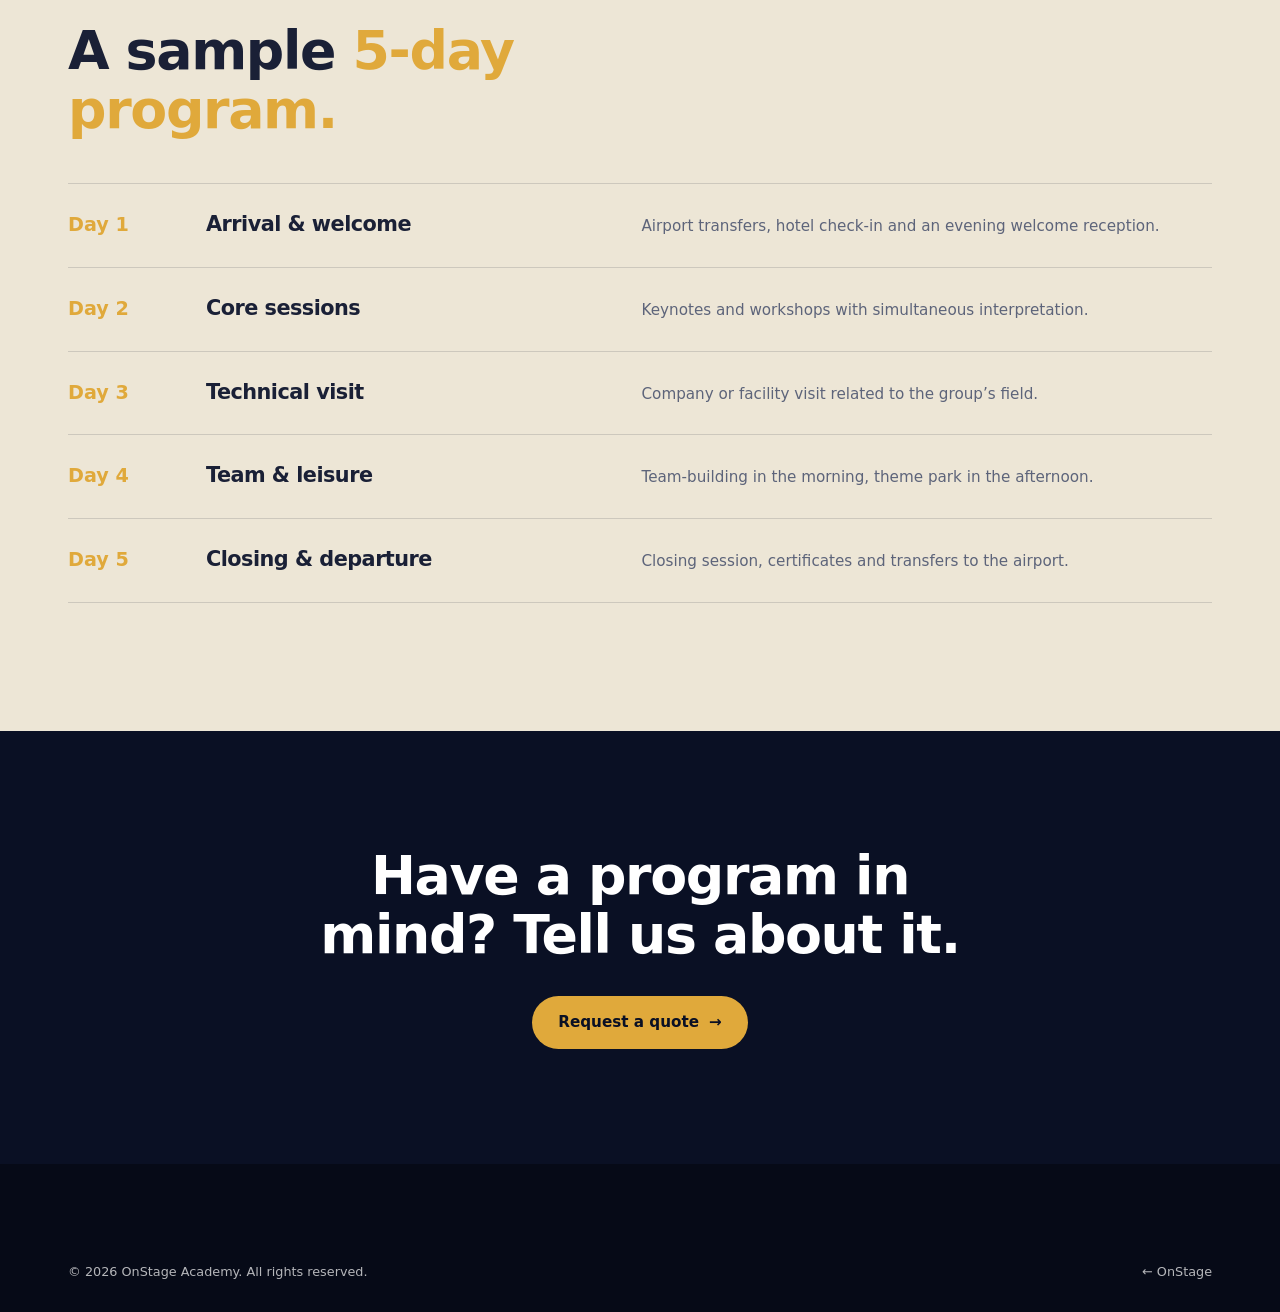
<file: professional-development.html>
<!DOCTYPE html>
<html lang="en">
<head>
<meta charset="utf-8">
<meta name="viewport" content="width=device-width,initial-scale=1">
<title>Professional Development Programs in the USA | OnStage Academy</title>
<meta name="description" content="Conferences, trainings and leadership programs in the USA, with venues, speakers, simultaneous interpretation and full logistics handled by OnStage Academy.">
<link rel="canonical" href="https://www.onstageacademy.com/programs/professional-development/">
<meta name="theme-color" content="#0A1024">
<link rel="stylesheet" href="assets/css/style.css?v=5">
<script type="application/ld+json">
{"@context":"https://schema.org","@type":"Service","name":"Professional Development Programs","serviceType":"Corporate meetings and training programs","provider":{"@type":"Organization","name":"OnStage Academy","url":"https://www.onstageacademy.com/"},"areaServed":{"@type":"Country","name":"United States"},"description":"Conferences, trainings and leadership programs in the USA with venues, speakers, simultaneous interpretation and full logistics."}
</script>
</head>
<body>
<a class="skip" href="#main" data-i18n="skip">Skip to content</a>
<header class="hdr">
  <div class="wrap">
    <a class="logo" href="index.html" aria-label="OnStage Academy">
      <svg class="logo-mark" viewBox="0 0 36 40" fill="none" stroke="currentColor" stroke-width="1.6" aria-hidden="true"><path d="M3 4h30v20c0 8-8 12-15 15C11 36 3 32 3 24z"/><path d="M11 27V13l14 14V13"/></svg>
      <span><b>ONSTAGE</b><small>By Aloha of America</small></span>
    </a>
    <nav class="nav" id="nav" aria-label="Main">
      <a href="index.html#programs" aria-current="page" data-i18n="nav.programs">Programs</a>
      <a href="index.html#services" data-i18n="nav.services">Services</a>
      <a href="index.html#about" data-i18n="nav.about">About</a>
      <a href="index.html#destinations" data-i18n="nav.destinations">Destinations</a>
      <a href="index.html#gallery" data-i18n="nav.gallery">Gallery</a>
      <a href="index.html#faq" data-i18n="nav.faq">FAQ</a>
    </nav>
    <div class="hdr-r">
      <div class="lang" role="group" aria-label="Language">
        <button data-l="en" aria-pressed="true">EN</button><button data-l="pt" aria-pressed="false">PT</button><button data-l="es" aria-pressed="false">ES</button>
      </div>
      <a class="btn btn-gold" href="index.html#contact" data-i18n="nav.cta">Request a quote</a>
      <button class="burger" aria-label="Menu" aria-controls="nav" aria-expanded="false"><i></i><i></i></button>
    </div>
  </div>
</header>

<main id="main">
<section class="phero dark">
  <div class="wrap">
    <p class="crumbs"><a href="index.html">OnStage</a> / <a href="index.html#programs" data-i18n="nav.programs">Programs</a> / <span data-i18n="pd.crumb">Professional Development</span></p>
    <p class="eyebrow" data-i18n="pd.crumb">Professional Development</p>
    <h1 data-i18n="pd.h1">Meetings that <em>move people.</em></h1>
    <p class="lead" data-i18n="pd.lead"></p>
  </div>
</section>

<section>
  <div class="wrap split">
    <div class="rv">
      <h2 data-i18n="pd.h2a">What is <em>included.</em></h2>
      <ul class="checks">
        <li data-i18n="pd.li1"></li><li data-i18n="pd.li2"></li><li data-i18n="pd.li3"></li><li data-i18n="pd.li4"></li><li data-i18n="pd.li5"></li><li data-i18n="pd.li6"></li>
      </ul>
      <p class="eyebrow" style="margin:44px 0 12px;color:var(--muted)" data-i18n="pd.for">Ideal for</p>
      <p class="lead" data-i18n="pd.for.p"></p>
    </div>
    <div class="ph photo tall rv" style="background-image:url(assets/img/gen/keynote.jpg)" role="img" aria-label="Keynote session at a professional development program"></div>
  </div>
</section>

<section class="process">
  <div class="wrap">
    <h2 class="rv" style="max-width:16ch" data-i18n="pd.h2b">A sample <em>5-day program.</em></h2>
    <div class="itin rv">
      <div class="day"><b data-i18n="pd.d1">Day 1</b><h3 data-i18n="pd.d1t"></h3><p data-i18n="pd.d1p"></p></div>
      <div class="day"><b data-i18n="pd.d2">Day 2</b><h3 data-i18n="pd.d2t"></h3><p data-i18n="pd.d2p"></p></div>
      <div class="day"><b data-i18n="pd.d3">Day 3</b><h3 data-i18n="pd.d3t"></h3><p data-i18n="pd.d3p"></p></div>
      <div class="day"><b data-i18n="pd.d4">Day 4</b><h3 data-i18n="pd.d4t"></h3><p data-i18n="pd.d4p"></p></div>
      <div class="day"><b data-i18n="pd.d5">Day 5</b><h3 data-i18n="pd.d5t"></h3><p data-i18n="pd.d5p"></p></div>
    </div>
  </div>
</section>

<section class="dark cta-band">
  <div class="wrap rv">
    <h2 data-i18n="pd.cta"></h2>
    <a class="btn btn-gold" href="index.html#contact"><span data-i18n="pd.cta.b">Request a quote</span><span class="arrow">→</span></a>
  </div>
</section>
</main>

<footer class="ftr">
  <div class="wrap">
    <div class="ftr-b"><span>© <span data-year>2026</span> OnStage Academy. <span data-i18n="ftr.rights"></span></span><span><a href="index.html">← OnStage</a></span></div>
  </div>
</footer>
<button class="slot-toggle" aria-pressed="false"></button>
<script src="assets/js/i18n.js?v=5"></script>
<script src="assets/js/main.js?v=5"></script>
</body>
</html>
</file>
<file: assets/css/style.css>
/* OnStage Academy — prototype v1 */
:root{
  --ink:#0A1024; --ink-2:#111a38; --ink-3:#1b2650;
  --paper:#F5F0E6; --paper-2:#EDE6D6; --white:#fff;
  --brand:#41BEC4; --brand-d:#178494; --gold:#E0A93B; --gold-2:#f3c66b; --teal:#2E8B8B;
  --text:#1a2036; --muted:#5d647a; --line:rgba(10,16,36,.14); --line-l:rgba(255,255,255,.16);
  --sans:'Segoe UI Variable Display','Segoe UI Variable Text','Segoe UI',system-ui,-apple-system,'Helvetica Neue',Roboto,Arial,sans-serif; --serif:var(--sans);
  --max:1240px; --gut:clamp(20px,4vw,48px); --r:14px;
}
*{box-sizing:border-box;margin:0;padding:0}
html{scroll-behavior:smooth;-webkit-text-size-adjust:100%}
body{font-family:var(--sans);color:var(--text);background:var(--paper);line-height:1.6;font-size:17px;overflow-x:hidden}
img,svg{display:block;max-width:100%}
a{color:inherit;text-decoration:none}
button{font:inherit;cursor:pointer;border:0;background:none;color:inherit}
.wrap{max-width:var(--max);margin:0 auto;padding:0 var(--gut)}
.skip{position:absolute;left:-999px;top:8px;background:var(--gold);color:var(--ink);padding:8px 14px;z-index:99;border-radius:8px}
.skip:focus{left:8px}
:focus-visible{outline:2px solid var(--gold);outline-offset:3px}

/* type */
h1,h2,h3{font-family:var(--serif);font-weight:600;line-height:1.1;letter-spacing:-.025em}
h1{font-size:clamp(2.5rem,5.4vw,4.6rem)}
h2{font-size:clamp(2rem,4.2vw,3.4rem)}
h3{font-size:1.5rem}
h1 em,h2 em{font-style:normal;color:var(--gold)}
.eyebrow{font-size:.78rem;letter-spacing:.18em;text-transform:uppercase;font-weight:600;color:var(--gold);display:flex;align-items:center;gap:12px}
.eyebrow::before{content:"";width:28px;height:1px;background:currentColor}
.lead{font-size:clamp(1.05rem,1.5vw,1.25rem);color:var(--muted);max-width:60ch}
.dark .lead{color:rgba(255,255,255,.72)}

/* buttons */
.btn{display:inline-flex;align-items:center;gap:10px;padding:14px 26px;border-radius:999px;font-weight:600;font-size:.95rem;transition:.25s;white-space:nowrap}
.btn-gold{background:var(--gold);color:var(--ink)}
.btn-gold:hover{background:var(--gold-2);transform:translateY(-2px)}
.btn-ghost{border:1px solid var(--line-l);color:var(--white)}
.btn-ghost:hover{border-color:var(--gold);color:var(--gold)}
.btn-dark{background:var(--ink);color:var(--white)}
.btn-dark:hover{background:var(--ink-3)}
.arrow{transition:transform .25s}
.btn:hover .arrow{transform:translateX(4px)}

/* header */
.hdr{position:fixed;inset:0 0 auto 0;z-index:50;transition:.3s;color:var(--white)}
.hdr.scrolled{background:rgba(10,16,36,.9);backdrop-filter:blur(14px);border-bottom:1px solid var(--line-l)}
.hdr .wrap{display:flex;align-items:center;justify-content:space-between;height:78px;gap:24px}
.logo{display:flex;align-items:center;gap:12px;line-height:1}
.logo-mark{width:36px;height:40px;flex:none}
.logo b{font-family:var(--serif);font-size:1.35rem;font-weight:500;letter-spacing:.14em;display:block}
.logo small{font-size:.58rem;letter-spacing:.22em;text-transform:uppercase;opacity:.65;display:block;margin-top:3px}
.nav{display:flex;gap:30px;font-size:.9rem}
.nav a{opacity:.8;transition:.2s;position:relative}
.nav a:hover,.nav a[aria-current]{opacity:1;color:var(--gold-2)}
.hdr-r{display:flex;align-items:center;gap:16px}
.lang{display:flex;border:1px solid var(--line-l);border-radius:999px;padding:3px}
.lang button{font-size:.72rem;font-weight:600;letter-spacing:.08em;padding:5px 11px;border-radius:999px;opacity:.7}
.lang button[aria-pressed=true]{background:var(--gold);color:var(--ink);opacity:1}
.burger{display:none;width:44px;height:44px;flex-direction:column;justify-content:center;gap:6px;align-items:center}
.burger i{width:22px;height:2px;background:currentColor;transition:.25s}
.hdr .btn{padding:10px 20px;font-size:.85rem}

/* hero */
.dark{background:var(--ink);color:var(--white)}
.hero{position:relative;min-height:100svh;display:flex;flex-direction:column;justify-content:flex-end;overflow:hidden;padding:130px 0 0}
.hero::before,.hero::after{content:"";position:absolute;inset:-20% -10% 0;pointer-events:none}
.hero::before{background:
  radial-gradient(ellipse 38% 70% at 72% 0%,rgba(243,198,107,.34),transparent 70%),
  radial-gradient(ellipse 30% 60% at 18% 0%,rgba(46,139,139,.22),transparent 70%);
  animation:sweep 14s ease-in-out infinite alternate}
.hero::after{background:conic-gradient(from 200deg at 72% -8%,transparent 0 6%,rgba(255,236,190,.10) 9%,transparent 14%);animation:sweep 14s ease-in-out infinite alternate-reverse}
@keyframes sweep{from{transform:translateX(-3%) rotate(-1deg)}to{transform:translateX(3%) rotate(1deg)}}
.hero-grid{position:relative;z-index:2;display:grid;grid-template-columns:1.5fr 1fr;gap:56px;align-items:end;padding-bottom:64px}
.hero h1{margin:22px 0 26px}
.hero .lead{margin-bottom:38px}
.hero-cta{display:flex;gap:14px;flex-wrap:wrap}
.hero-card{background:rgba(255,255,255,.06);border:1px solid var(--line-l);border-radius:20px;padding:26px;backdrop-filter:blur(8px)}
.hero-card h3{font-size:1.15rem;margin-bottom:16px;color:var(--gold-2)}
.hero-card ul{list-style:none;display:grid;gap:12px}
.hero-card li{display:flex;gap:12px;font-size:.95rem;color:rgba(255,255,255,.85)}
.hero-card li::before{content:"";flex:none;width:7px;height:7px;border-radius:50%;background:var(--gold);margin-top:.6em}
.hero-strip{position:relative;z-index:2;border-top:1px solid var(--line-l);padding:20px 0;overflow:hidden}
.marq{display:flex;gap:56px;width:max-content;animation:marq 38s linear infinite;font-family:var(--serif);font-size:1.15rem;color:rgba(255,255,255,.55)}
.marq span::after{content:"✦";margin-left:56px;color:var(--gold);font-style:normal;font-size:.8rem}
@keyframes marq{to{transform:translateX(-50%)}}

/* sections */
section{padding:clamp(72px,10vw,140px) 0}
.sec-head{display:grid;grid-template-columns:1fr 1fr;gap:48px;align-items:end;margin-bottom:64px}
.sec-head h2{margin-top:18px}
.sec-head .lead{justify-self:end}

/* stats */
.stats{padding:0;background:var(--paper-2)}
.stats-grid{display:grid;grid-template-columns:repeat(4,1fr)}
.stat{padding:64px 28px;border-left:1px solid var(--line)}
.stat:first-child{border-left:0}
.stat b,.stat b span{color:var(--brand-d)}
.stat b{font-family:var(--serif);font-size:clamp(3.6rem,8.2vw,7rem);font-weight:600;display:block;line-height:1;font-variant-numeric:tabular-nums;letter-spacing:-.03em}
.stat .slot{background:none;border:0;padding:0}
.stat>span{font-size:.95rem;color:var(--muted);display:block;margin-top:14px;max-width:24ch}

/* programs index */
.programs{background:var(--paper)}
.prog-list{border-top:1px solid var(--line)}
.prog{display:grid;grid-template-columns:70px 1.1fr 1.4fr 60px;gap:28px;align-items:center;padding:34px 8px;border-bottom:1px solid var(--line);transition:.35s;position:relative}
.prog:hover{background:var(--ink);color:var(--white);padding-left:28px;padding-right:28px;border-radius:var(--r)}
.prog:hover .prog-n{color:var(--gold)}
.prog-n{font-family:var(--serif);color:var(--muted);font-size:1.1rem}
.prog h3{font-size:clamp(1.6rem,3vw,2.5rem)}
.prog p{color:var(--muted);font-size:.98rem;transition:.3s}
.prog:hover p{color:rgba(255,255,255,.75)}
.prog-a{width:52px;height:52px;border:1px solid var(--line);border-radius:50%;display:grid;place-items:center;transition:.35s}
.prog:hover .prog-a{background:var(--gold);border-color:var(--gold);color:var(--ink);transform:rotate(-45deg)}

/* services */
.services{background:var(--ink);color:var(--white)}
.svc-grid{display:grid;grid-template-columns:repeat(3,1fr);gap:1px;background:var(--line-l);border:1px solid var(--line-l);border-radius:20px;overflow:hidden}
.svc{background:var(--ink);padding:40px 34px;transition:.3s}
.svc:hover{background:var(--ink-2)}
.svc svg{width:38px;height:38px;color:var(--gold);margin-bottom:28px;stroke:currentColor;fill:none;stroke-width:1.4;stroke-linecap:round;stroke-linejoin:round}
.svc h3{font-size:1.5rem;margin-bottom:12px}
.svc p{color:rgba(255,255,255,.66);font-size:.97rem}

/* process */
.process{background:var(--paper-2)}
.steps{display:grid;grid-template-columns:repeat(4,1fr);gap:28px;counter-reset:s}
.step{border-top:2px solid var(--ink);padding-top:22px}
.step::before{counter-increment:s;content:"0" counter(s);font-family:var(--serif);font-size:1.1rem;color:var(--gold);display:block;margin-bottom:14px}
.step h3{font-size:1.45rem;margin-bottom:10px}
.step p{color:var(--muted);font-size:.95rem}

/* why */
.why-grid{display:grid;grid-template-columns:1fr 1.1fr;gap:80px;align-items:center}
.why-list{display:grid;gap:34px;margin-top:40px}
.why-item{display:grid;grid-template-columns:44px 1fr;gap:20px}
.why-item i{font-family:var(--serif);color:var(--gold);font-size:1.4rem}
.why-item h3{font-size:1.3rem;margin-bottom:6px}
.why-item p{color:rgba(255,255,255,.66);font-size:.96rem}
.ph{position:relative;border-radius:var(--r);overflow:hidden;background:linear-gradient(135deg,#1b2650,#0f1836 60%,#2a1f3d);min-height:220px}
.ph::before{content:"";position:absolute;inset:0;background:radial-gradient(circle at 30% 20%,rgba(243,198,107,.28),transparent 55%)}
.ph::after{content:attr(data-label);position:absolute;left:14px;bottom:12px;right:14px;font-size:.7rem;letter-spacing:.1em;text-transform:uppercase;color:rgba(255,255,255,.55);border:1px dashed rgba(255,255,255,.3);padding:6px 10px;border-radius:8px;background:rgba(10,16,36,.5)}
.ph.tall{min-height:560px}
.ph.c2{background:linear-gradient(135deg,#123a3c,#0b1d2e 60%,#1d3a55)}
.ph.c3{background:linear-gradient(135deg,#3d2a1a,#1a1224 60%,#3a2447)}
.ph.c4{background:linear-gradient(135deg,#2a2f55,#0d1330 60%,#123a3c)}

/* destinations */
.dest{background:var(--paper)}
.dest-cloud{display:flex;flex-wrap:wrap;gap:12px}
.dest-cloud a{font-family:var(--serif);font-size:clamp(1.4rem,2.6vw,2.2rem);padding:14px 30px;border:1px solid var(--line);border-radius:999px;transition:.3s}
.dest-cloud a:hover{background:var(--ink);color:var(--gold-2);border-color:var(--ink)}
.dest-note{margin-top:28px;color:var(--muted);font-size:.9rem}

/* gallery */
.gallery{background:var(--paper-2)}
.gal-grid{display:grid;grid-template-columns:repeat(12,1fr);grid-auto-rows:150px;gap:16px}
.gal-grid .ph{min-height:0}
.g1{grid-column:1/6;grid-row:1/4}.g2{grid-column:6/10;grid-row:1/3}.g3{grid-column:10/13;grid-row:1/3}
.g4{grid-column:6/9;grid-row:3/5}.g5{grid-column:9/13;grid-row:3/5}.g6{grid-column:1/6;grid-row:4/5}

/* testimonials */
.testi-grid{display:grid;grid-template-columns:repeat(3,1fr);gap:24px}
.testi{background:rgba(255,255,255,.05);border:1px solid var(--line-l);border-radius:20px;padding:34px}
.testi q{font-family:var(--serif);font-size:1.3rem;line-height:1.4;display:block;quotes:none}
.testi cite{display:block;margin-top:22px;font-style:normal;font-size:.85rem;color:var(--gold-2)}

/* team */
.team-grid{display:grid;grid-template-columns:repeat(3,1fr);gap:28px}
.person .ph{aspect-ratio:4/5;min-height:0;display:grid;place-items:center}
.person .ph::after{display:none}
.person .ph span{position:relative;z-index:1;font-family:var(--serif);font-size:4rem;color:rgba(255,255,255,.35)}
.person h3{margin-top:18px;font-size:1.35rem}
.person p{color:var(--muted);font-size:.9rem}
.team-more{margin-top:34px;color:var(--muted);font-size:.95rem}

/* faq */
.faq{background:var(--paper-2)}
.faq-wrap{display:grid;grid-template-columns:1fr 1.5fr;gap:80px}
details{border-bottom:1px solid var(--line)}
summary{list-style:none;cursor:pointer;padding:26px 0;font-family:var(--serif);font-size:1.35rem;display:flex;justify-content:space-between;gap:20px;align-items:center}
summary::-webkit-details-marker{display:none}
summary::after{content:"+";font-family:var(--sans);font-size:1.6rem;color:var(--gold);transition:.3s;flex:none}
details[open] summary::after{transform:rotate(45deg)}
details p{padding:0 0 26px;color:var(--muted);max-width:62ch}

/* briefing */
.brief{background:var(--ink);color:var(--white);position:relative;overflow:hidden}
.brief::before{content:"";position:absolute;inset:0;background:radial-gradient(ellipse 50% 60% at 90% 0%,rgba(224,169,59,.2),transparent 70%)}
.brief-grid{position:relative;display:grid;grid-template-columns:1fr 1.15fr;gap:80px;align-items:start}
.contact-list{list-style:none;margin-top:38px;display:grid;gap:18px}
.contact-list li{display:flex;gap:14px;color:rgba(255,255,255,.8);font-size:.98rem}
.contact-list b{color:var(--gold-2);font-weight:600;min-width:74px;font-size:.78rem;letter-spacing:.1em;text-transform:uppercase;padding-top:3px}
.form{background:var(--paper);color:var(--text);border-radius:24px;padding:clamp(24px,3.5vw,44px)}
.form .prog-bar{display:flex;gap:8px;margin-bottom:28px}
.form .prog-bar i{flex:1;height:4px;border-radius:4px;background:var(--line);transition:.4s}
.form .prog-bar i.on{background:var(--gold)}
.fstep{display:none}.fstep.on{display:block;animation:fade .4s}
@keyframes fade{from{opacity:0;transform:translateY(8px)}}
.fstep h3{font-size:1.6rem;margin-bottom:22px}
.chips{display:grid;grid-template-columns:1fr 1fr;gap:10px}
.chip{position:relative}
.chip input{position:absolute;opacity:0}
.chip span{display:block;padding:14px 16px;border:1px solid var(--line);border-radius:12px;font-size:.92rem;transition:.2s;background:var(--white)}
.chip input:checked+span{background:var(--ink);color:var(--white);border-color:var(--ink)}
.chip input:focus-visible+span{outline:2px solid var(--gold);outline-offset:2px}
.field{display:grid;gap:6px;margin-bottom:16px}
.field label{font-size:.78rem;letter-spacing:.08em;text-transform:uppercase;font-weight:600;color:var(--muted)}
.field input,.field select,.field textarea{font:inherit;padding:13px 14px;border:1px solid var(--line);border-radius:10px;background:var(--white);width:100%}
.field input:focus,.field select:focus,.field textarea:focus{outline:2px solid var(--gold);border-color:transparent}
.row2{display:grid;grid-template-columns:1fr 1fr;gap:14px}
.fnav{display:flex;justify-content:space-between;align-items:center;margin-top:24px;gap:12px}
.fnav .back{color:var(--muted);font-size:.9rem;text-decoration:underline}
.ok{display:none;text-align:center;padding:40px 10px}
.ok h3{font-size:2rem;margin-bottom:12px}
.ok p{color:var(--muted)}
.form.sent .fstep,.form.sent .prog-bar{display:none}.form.sent .ok{display:block}
.wa{display:inline-flex;gap:8px;align-items:center;color:var(--gold-2);font-weight:600;margin-top:24px;border-bottom:1px solid currentColor}

/* footer */
.ftr{background:#060a17;color:rgba(255,255,255,.7);padding:72px 0 30px;font-size:.92rem}
.ftr-grid{display:grid;grid-template-columns:1.6fr 1fr 1fr 1.3fr;gap:48px;padding-bottom:48px;border-bottom:1px solid var(--line-l)}
.ftr h4{color:var(--white);font-size:.78rem;letter-spacing:.14em;text-transform:uppercase;margin-bottom:18px;font-weight:600}
.ftr ul{list-style:none;display:grid;gap:10px}
.ftr a:hover{color:var(--gold-2)}
.ftr .logo{color:var(--white);margin-bottom:18px}
.news{display:flex;gap:8px;margin-top:14px}
.news input{flex:1;min-width:0;padding:12px 14px;border-radius:999px;border:1px solid var(--line-l);background:transparent;color:#fff;font:inherit}
.news button{background:var(--gold);color:var(--ink);padding:0 20px;border-radius:999px;font-weight:600}
.ftr-b{display:flex;justify-content:space-between;gap:16px;flex-wrap:wrap;padding-top:26px;font-size:.8rem}

/* inner pages */
.phero{padding:170px 0 90px;position:relative;overflow:hidden}
.phero::before{content:"";position:absolute;inset:0;background:radial-gradient(ellipse 45% 80% at 80% 0%,rgba(243,198,107,.28),transparent 70%)}
.phero .wrap{position:relative}
.crumbs{font-size:.82rem;color:rgba(255,255,255,.55);margin-bottom:28px}
.crumbs a:hover{color:var(--gold-2)}
.phero h1{font-size:clamp(2.4rem,5.4vw,4.6rem);max-width:16ch;margin:18px 0 24px}
.split{display:grid;grid-template-columns:1fr 1fr;gap:80px;align-items:start}
.checks{list-style:none;display:grid;gap:14px;margin-top:26px}
.checks li{display:flex;gap:14px;padding-bottom:14px;border-bottom:1px solid var(--line)}
.checks li::before{content:"✦";color:var(--gold);flex:none}
.itin{display:grid;gap:0;margin-top:44px;border-top:1px solid var(--line)}
.day{display:grid;grid-template-columns:110px 1fr 1.4fr;gap:28px;padding:26px 0;border-bottom:1px solid var(--line);align-items:baseline}
.day b{font-family:var(--serif);color:var(--gold);font-size:1.2rem}
.day h3{font-size:1.3rem}
.day p{color:var(--muted);font-size:.95rem}
.cta-band{text-align:center;padding:clamp(70px,9vw,120px) 0}
.cta-band h2{max-width:18ch;margin:0 auto 32px}

/* slots (client-fill placeholders) */
.slot{background:rgba(224,169,59,.16);border-bottom:1px dashed var(--gold);padding:0 .15em}
body.show-slots .slot{outline:2px solid var(--gold);outline-offset:2px;background:rgba(224,169,59,.4)}
.slot-toggle{position:fixed;left:16px;bottom:16px;z-index:60;background:var(--white);color:var(--ink);font-size:.72rem;font-weight:600;padding:10px 14px;border-radius:999px;box-shadow:0 8px 30px rgba(0,0,0,.25);letter-spacing:.04em}
.slot-toggle[aria-pressed=true]{background:var(--gold)}

/* reveal */
.rv{opacity:0;transform:translateY(26px);transition:opacity .8s,transform .8s cubic-bezier(.2,.7,.2,1)}
.rv.in{opacity:1;transform:none}
@media (prefers-reduced-motion:reduce){.rv{opacity:1;transform:none;transition:none}.marq,.hero::before,.hero::after{animation:none}html{scroll-behavior:auto}}

/* responsive */
@media (max-width:1020px){
  .nav,.hdr .btn{display:none}
  .burger{display:flex}
  .nav.open{display:flex;position:fixed;inset:78px 0 0;background:var(--ink);flex-direction:column;padding:40px var(--gut);gap:26px;font-size:1.5rem;font-family:var(--serif)}
  .hero-grid,.sec-head,.why-grid,.faq-wrap,.brief-grid,.split{grid-template-columns:1fr;gap:36px}
  .sec-head .lead{justify-self:start}
  .stats-grid{grid-template-columns:1fr 1fr}
  .stat:nth-child(3){border-left:0}
  .stat{border-top:1px solid var(--line)}
  .svc-grid,.testi-grid,.team-grid{grid-template-columns:1fr}
  .steps{grid-template-columns:1fr 1fr}
  .prog{grid-template-columns:44px 1fr 48px;gap:16px}
  .prog p{grid-column:2/3;grid-row:2}
  .prog-a{grid-row:1/3;grid-column:3}
  .gal-grid{grid-template-columns:1fr 1fr;grid-auto-rows:170px}
  .gal-grid>*{grid-column:span 1!important;grid-row:span 1!important}
  .g1{grid-column:span 2!important;grid-row:span 2!important}
  .ph.tall{min-height:340px}
  .ftr-grid{grid-template-columns:1fr 1fr}
  .day{grid-template-columns:1fr;gap:6px}
}
@media (max-width:600px){
  body{font-size:16px}
  .steps,.ftr-grid,.row2,.chips{grid-template-columns:1fr}
  .lang button{padding:5px 8px}
  .hdr .wrap{gap:10px}
  .logo small{display:none}
}

/* photos */
.ph.photo{background-size:cover;background-position:center;background-color:var(--ink-2)}
.ph.photo::before{display:none}
.ph.photo::after{left:0;right:0;bottom:0;border:0;border-radius:0;padding:32px 16px 14px;background:linear-gradient(transparent,rgba(10,16,36,.78));color:rgba(255,255,255,.9);text-transform:none;letter-spacing:0;font-size:.82rem}
.person .ph.photo::after,.phero .ph.photo::after{display:none}
.ph.photo:not([data-label])::after{display:none}
.hero-photo{background:linear-gradient(90deg,rgba(10,16,36,.94) 0%,rgba(10,16,36,.72) 55%,rgba(10,16,36,.5) 100%),url(../img/gen/keynote.jpg) center/cover no-repeat,var(--ink)}
.team-grid.lead3{grid-template-columns:repeat(3,1fr)}
.team-grid.rest{grid-template-columns:repeat(5,1fr);gap:20px;margin-top:44px}
.team-grid.rest .person h3{font-size:1.1rem}
.person .ph.photo{aspect-ratio:1/1;min-height:0}
.lead3 .person .ph.photo{aspect-ratio:4/5}
@media (max-width:1020px){.team-grid.lead3{grid-template-columns:1fr 1fr 1fr}.team-grid.rest{grid-template-columns:1fr 1fr 1fr}.lead3 .person h3{font-size:1.05rem}}
@media (max-width:600px){.team-grid.lead3,.team-grid.rest{grid-template-columns:1fr 1fr}}
</file>
